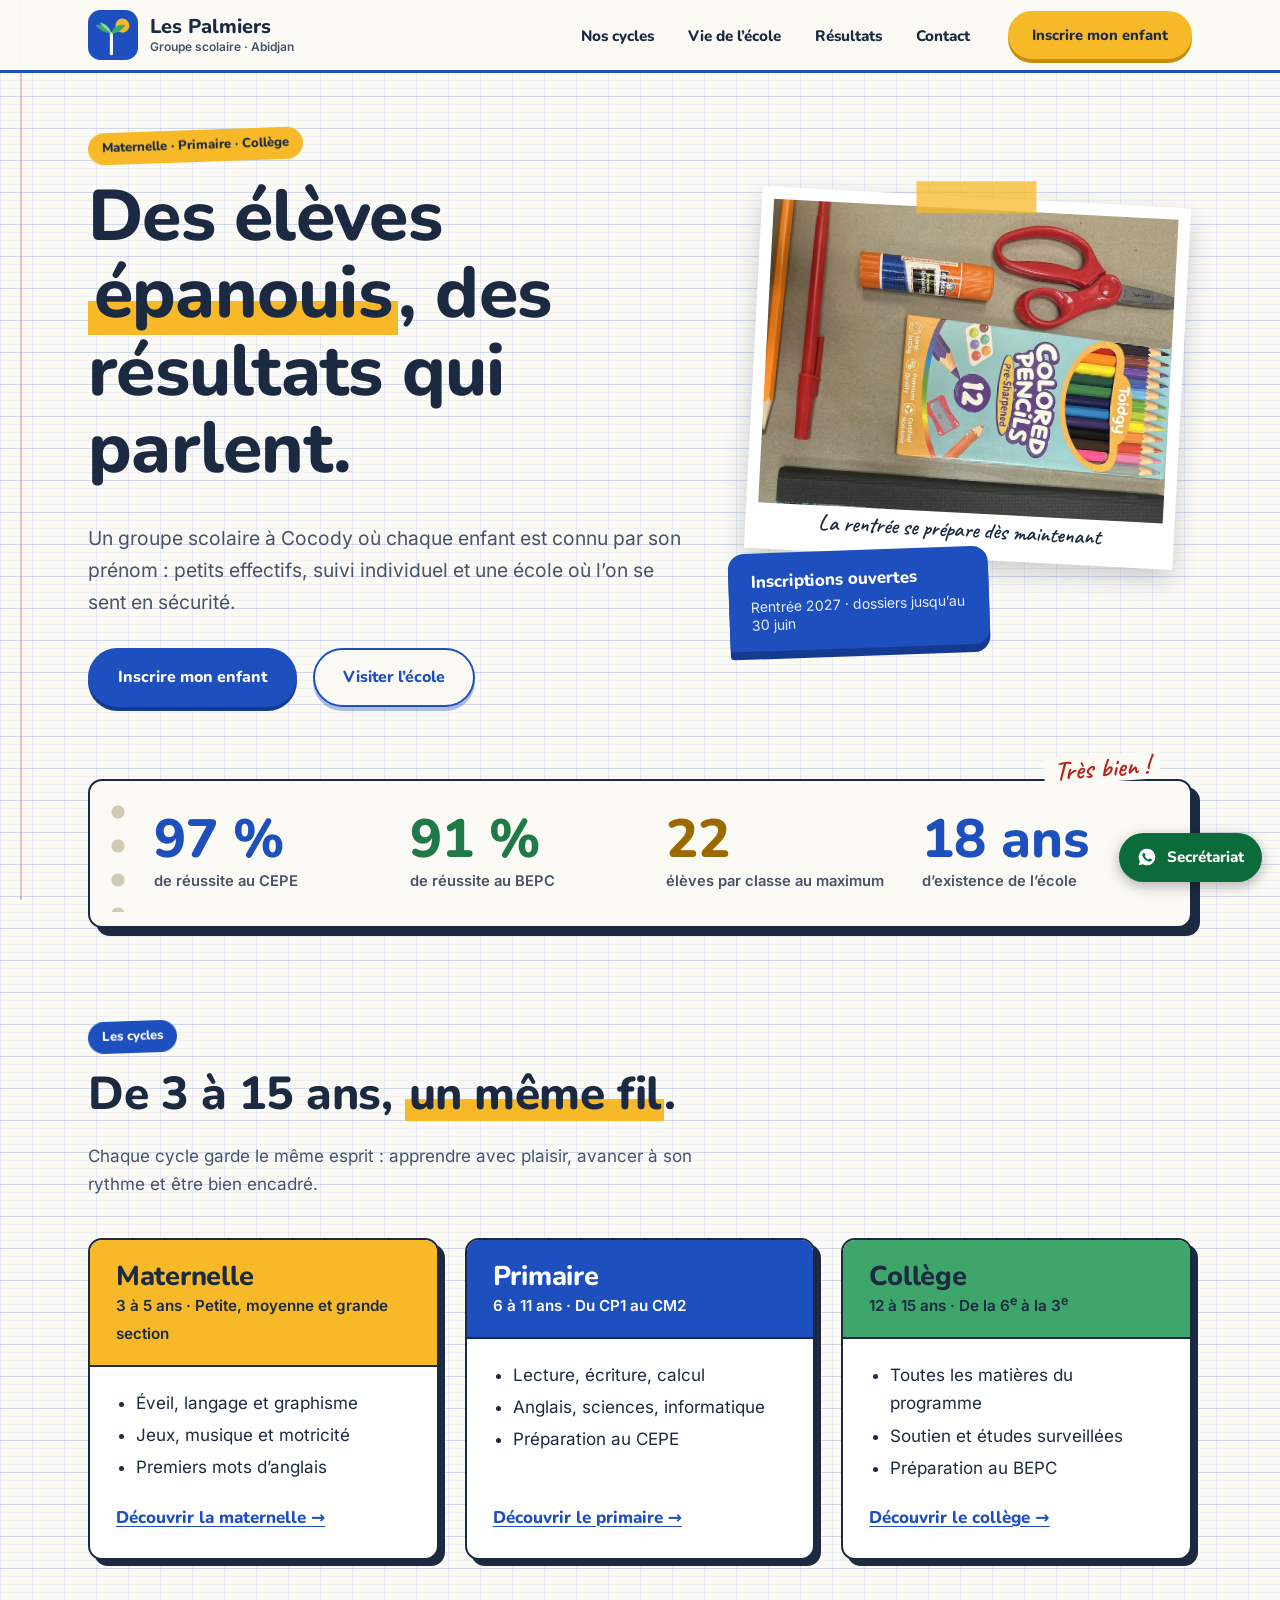
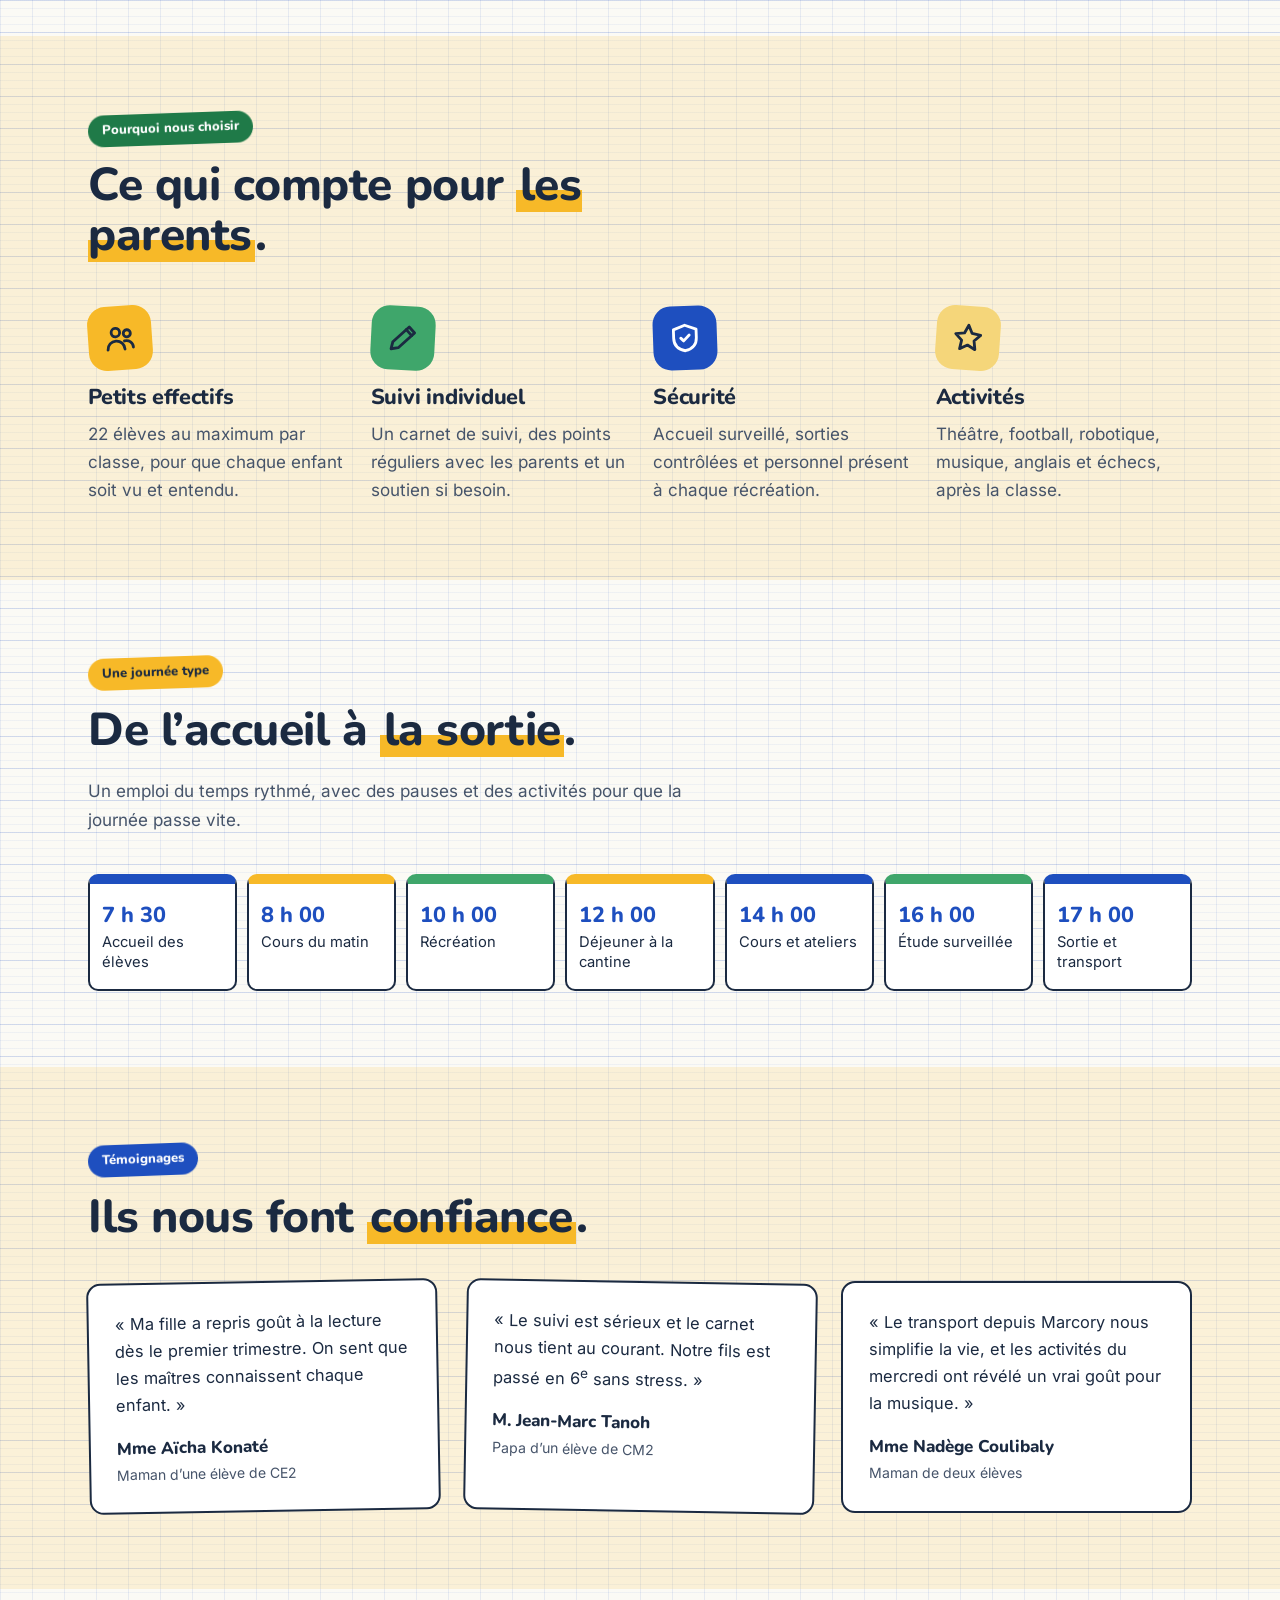
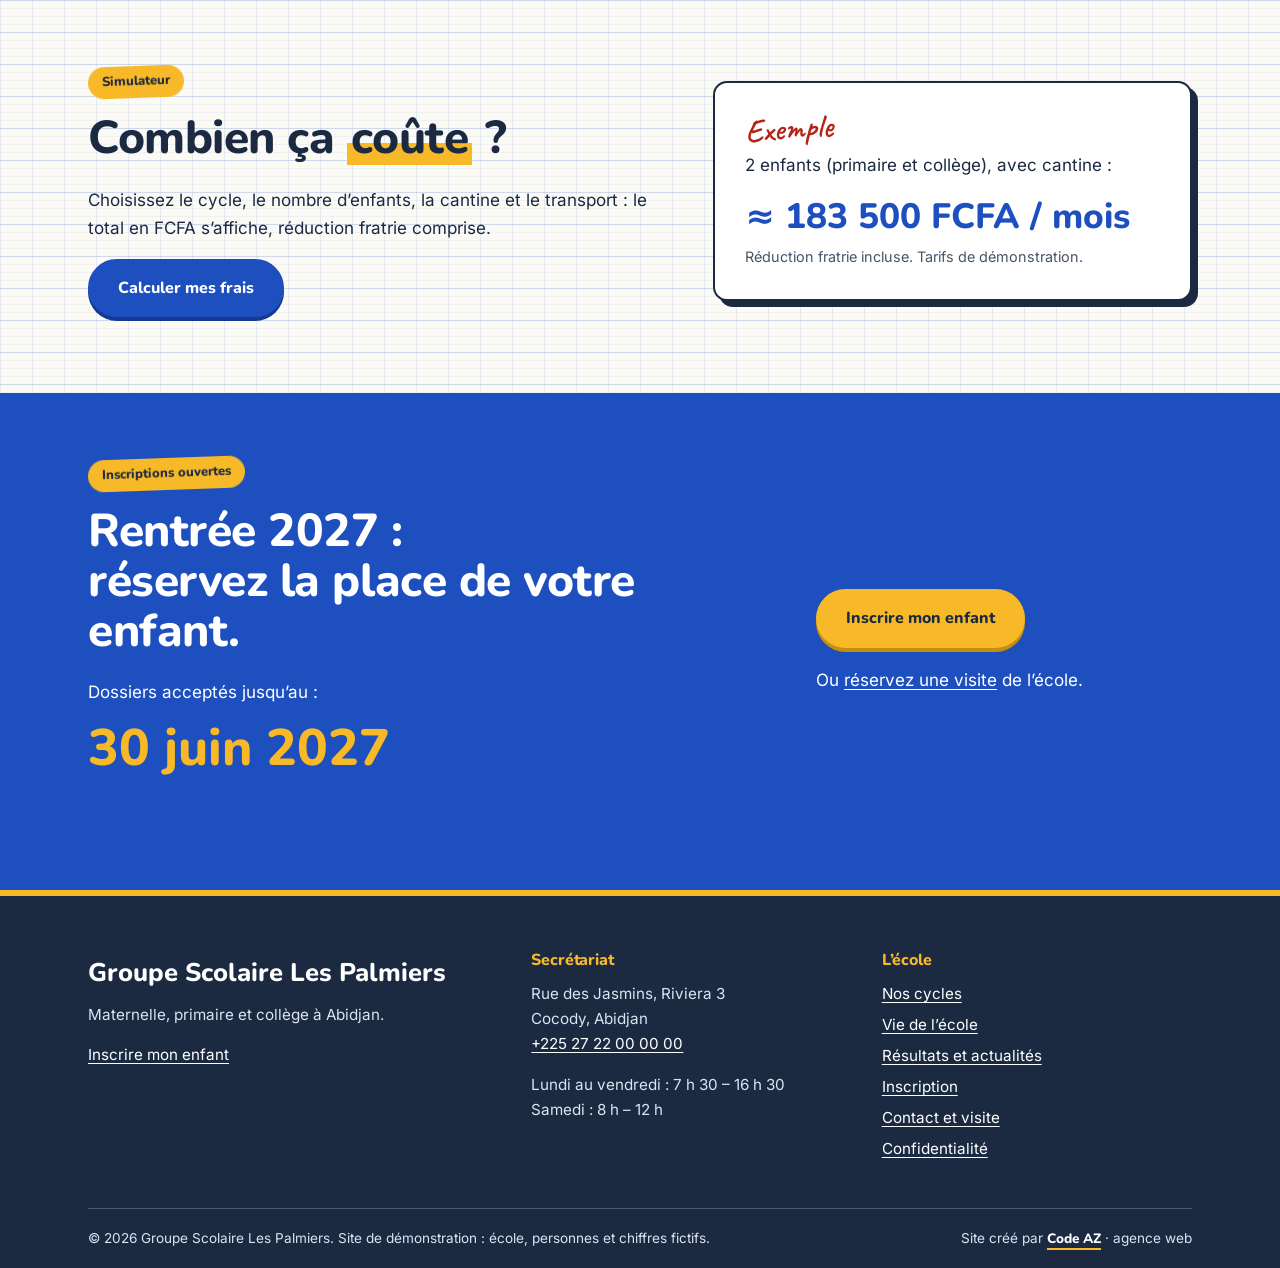
<file: index.html>
<!DOCTYPE html>
<html lang="fr">
<head>
<meta charset="utf-8">
<meta name="viewport" content="width=device-width, initial-scale=1">
<title>Groupe Scolaire Les Palmiers · École privée à Abidjan</title>
<meta name="description" content="École privée à Abidjan : maternelle, primaire et collège. Petits effectifs, suivi individuel, simulateur de frais et inscription en ligne.">
<meta name="theme-color" content="#1E4FBF">
<link rel="icon" href="favicon.svg" type="image/svg+xml">
<link rel="preload" href="fonts/nunito-latin-800-normal.woff2" as="font" type="font/woff2" crossorigin>
<link rel="preload" href="fonts/inter-latin-400-normal.woff2" as="font" type="font/woff2" crossorigin>
<link rel="preload" href="img/fournitures.webp" as="image" type="image/webp">
<link rel="stylesheet" href="css/style.css">
<script type="application/ld+json">{"@context":"https://schema.org","@type":"School","name":"Groupe Scolaire Les Palmiers","description":"Groupe scolaire privé à Abidjan : maternelle, primaire et collège.","telephone":"+225 27 22 00 00 00","address":{"@type":"PostalAddress","streetAddress":"Rue des Jasmins, Riviera 3","addressLocality":"Abidjan","addressRegion":"Cocody","addressCountry":"CI"},"openingHoursSpecification":[{"@type":"OpeningHoursSpecification","dayOfWeek":["Monday","Tuesday","Wednesday","Thursday","Friday"],"opens":"07:30","closes":"16:30"},{"@type":"OpeningHoursSpecification","dayOfWeek":"Saturday","opens":"08:00","closes":"12:00"}]}</script>
</head>
<body>
<a class="skip" href="#contenu">Aller au contenu</a>
<header class="site-header"><div class="header-in">
<a class="brand" href="index.html" aria-label="Groupe Scolaire Les Palmiers, accueil"><svg viewBox="0 0 64 64" aria-hidden="true"><rect width="64" height="64" rx="16" fill="#1E4FBF"/><circle cx="44" cy="20" r="9" fill="#F7B928"/><path d="M30 56V30" stroke="#FBFAF5" stroke-width="4" stroke-linecap="round"/><path d="M30 30C22 30 14 26 10 19c9-1 17 2 20 11z" fill="#3FA66B"/><path d="M30 30c8 0 14-4 18-11-9-1-16 2-18 11z" fill="#3FA66B"/><path d="M30 30c-2-8-8-13-15-14 4 6 9 10 15 14z" fill="#8BD3A8"/></svg><span><strong>Les Palmiers</strong><small>Groupe scolaire · Abidjan</small></span></a>
<button class="menu-btn" aria-expanded="false" aria-controls="nav">Menu</button>
<nav class="nav" id="nav" aria-label="Navigation principale"><ul><li><a href="cycles.html">Nos cycles</a></li><li><a href="vie-ecole.html">Vie de l’école</a></li><li><a href="resultats.html">Résultats</a></li><li><a href="contact.html">Contact</a></li></ul><a class="btn sun small" href="inscription.html">Inscrire mon enfant</a></nav>
</div></header>
<main id="contenu">

<section class="hero"><div class="wrap hero-grid">
<div>
<span class="tag">Maternelle · Primaire · Collège</span>
<h1>Des élèves <mark>épanouis</mark>, des résultats qui parlent.</h1>
<p class="lead">Un groupe scolaire à Cocody où chaque enfant est connu par son prénom : petits effectifs, suivi individuel et une école où l’on se sent en sécurité.</p>
<div class="hero-actions"><a class="btn" href="inscription.html">Inscrire mon enfant</a><a class="btn line" href="contact.html#visite">Visiter l’école</a></div>
</div>
<div class="hero-art">
<figure class="taped"><img src="img/fournitures.webp" width="1000" height="693" alt="Crayons de couleur, crayon à papier, stylo, colle et ciseaux rouges posés à plat" fetchpriority="high"><figcaption>La rentrée se prépare dès maintenant</figcaption></figure>
<div class="note">Inscriptions ouvertes<small>Rentrée 2027 · dossiers jusqu’au 30 juin</small></div>
</div>
</div></section>

<section class="bulletin" style="padding-top:0"><div class="wrap"><div class="sheet">
<span class="pen">Très bien !</span>
<ul class="stats">
<li><strong>97 %</strong><span>de réussite au CEPE</span></li>
<li><strong>91 %</strong><span>de réussite au BEPC</span></li>
<li><strong>22</strong><span>élèves par classe au maximum</span></li>
<li><strong>18 ans</strong><span>d’existence de l’école</span></li>
</ul>
</div></div></section>

<section style="padding-top:20px"><div class="wrap">
<div class="sec-head"><span class="tag b">Les cycles</span><h2>De 3 à 15 ans, <mark>un même fil</mark>.</h2><p>Chaque cycle garde le même esprit : apprendre avec plaisir, avancer à son rythme et être bien encadré.</p></div>
<div class="covers">
<article class="cover m"><div class="label"><h3>Maternelle</h3><span>3 à 5 ans · Petite, moyenne et grande section</span></div><div class="body"><ul><li>Éveil, langage et graphisme</li><li>Jeux, musique et motricité</li><li>Premiers mots d’anglais</li></ul><a href="cycles.html#maternelle">Découvrir la maternelle →</a></div></article>
<article class="cover p"><div class="label"><h3>Primaire</h3><span>6 à 11 ans · Du CP1 au CM2</span></div><div class="body"><ul><li>Lecture, écriture, calcul</li><li>Anglais, sciences, informatique</li><li>Préparation au CEPE</li></ul><a href="cycles.html#primaire">Découvrir le primaire →</a></div></article>
<article class="cover c"><div class="label"><h3>Collège</h3><span>12 à 15 ans · De la 6<sup>e</sup> à la 3<sup>e</sup></span></div><div class="body"><ul><li>Toutes les matières du programme</li><li>Soutien et études surveillées</li><li>Préparation au BEPC</li></ul><a href="cycles.html#college">Découvrir le collège →</a></div></article>
</div></div></section>

<section class="soft"><div class="wrap">
<div class="sec-head"><span class="tag g">Pourquoi nous choisir</span><h2>Ce qui compte pour <mark>les parents</mark>.</h2></div>
<div class="why">
<article><div class="ico"><svg viewBox="0 0 24 24" fill="none" stroke="currentColor" stroke-width="2" stroke-linecap="round" stroke-linejoin="round" aria-hidden="true"><circle cx="9" cy="8" r="3"/><circle cx="17" cy="9" r="2.5"/><path d="M3 20c0-3.5 2.7-6 6-6s6 2.500 6 6M15 14.300c3.300-.6 6 1.500 6 4.700"/></svg></div><h3>Petits effectifs</h3><p>22 élèves au maximum par classe, pour que chaque enfant soit vu et entendu.</p></article>
<article><div class="ico"><svg viewBox="0 0 24 24" fill="none" stroke="currentColor" stroke-width="2" stroke-linecap="round" stroke-linejoin="round" aria-hidden="true"><path d="M4 20l1-5L16 4l4 4L9 19z"/><path d="M14 6l4 4"/></svg></div><h3>Suivi individuel</h3><p>Un carnet de suivi, des points réguliers avec les parents et un soutien si besoin.</p></article>
<article><div class="ico"><svg viewBox="0 0 24 24" fill="none" stroke="currentColor" stroke-width="2" stroke-linecap="round" stroke-linejoin="round" aria-hidden="true"><path d="M12 3l8 3v6c0 5-3.500 8-8 9-4.500-1-8-4-8-9V6z"/><path d="M9 12l2 2 4-4"/></svg></div><h3>Sécurité</h3><p>Accueil surveillé, sorties contrôlées et personnel présent à chaque récréation.</p></article>
<article><div class="ico"><svg viewBox="0 0 24 24" fill="none" stroke="currentColor" stroke-width="2" stroke-linecap="round" stroke-linejoin="round" aria-hidden="true"><path d="M12 3l2.700 5.600 6.100.9-4.400 4.300 1 6.100L12 17l-5.400 2.900 1-6.100L3.200 9.500l6.100-.9z"/></svg></div><h3>Activités</h3><p>Théâtre, football, robotique, musique, anglais et échecs, après la classe.</p></article>
</div></div></section>

<section><div class="wrap">
<div class="sec-head"><span class="tag">Une journée type</span><h2>De l’accueil à <mark>la sortie</mark>.</h2><p>Un emploi du temps rythmé, avec des pauses et des activités pour que la journée passe vite.</p></div>
<ol class="day">
<li><b>7 h 30</b><span>Accueil des élèves</span></li>
<li><b>8 h 00</b><span>Cours du matin</span></li>
<li><b>10 h 00</b><span>Récréation</span></li>
<li><b>12 h 00</b><span>Déjeuner à la cantine</span></li>
<li><b>14 h 00</b><span>Cours et ateliers</span></li>
<li><b>16 h 00</b><span>Étude surveillée</span></li>
<li><b>17 h 00</b><span>Sortie et transport</span></li>
</ol>
</div></section>

<section class="soft"><div class="wrap">
<div class="sec-head"><span class="tag b">Témoignages</span><h2>Ils nous font <mark>confiance</mark>.</h2></div>
<div class="quotes">
<figure class="quote" style="margin:0"><p>« Ma fille a repris goût à la lecture dès le premier trimestre. On sent que les maîtres connaissent chaque enfant. »</p><footer>Mme Aïcha Konaté<span>Maman d’une élève de CE2</span></footer></figure>
<figure class="quote" style="margin:0"><p>« Le suivi est sérieux et le carnet nous tient au courant. Notre fils est passé en 6<sup>e</sup> sans stress. »</p><footer>M. Jean-Marc Tanoh<span>Papa d’un élève de CM2</span></footer></figure>
<figure class="quote" style="margin:0"><p>« Le transport depuis Marcory nous simplifie la vie, et les activités du mercredi ont révélé un vrai goût pour la musique. »</p><footer>Mme Nadège Coulibaly<span>Maman de deux élèves</span></footer></figure>
</div></div></section>

<section><div class="wrap sim" style="align-items:center">
<div><span class="tag">Simulateur</span><h2>Combien ça <mark>coûte</mark> ?</h2><p>Choisissez le cycle, le nombre d’enfants, la cantine et le transport : le total en FCFA s’affiche, réduction fratrie comprise.</p><a class="btn" href="inscription.html#simulateur">Calculer mes frais</a></div>
<div class="panel"><p class="pen" style="font-size:2rem;margin-bottom:6px">Exemple</p><p style="margin:0">2 enfants (primaire et collège), avec cantine :</p><p style="font-family:var(--head);font-weight:800;font-size:2.2rem;color:var(--blue);margin:8px 0 0">≈ 183 500 FCFA / mois</p><p style="margin:0;color:var(--muted);font-size:.9rem">Réduction fratrie incluse. Tarifs de démonstration.</p></div>
</div></section>

<section class="band cta"><div class="wrap cta-in">
<div><span class="tag">Inscriptions ouvertes</span><h2>Rentrée 2027 : <br>réservez la place de votre enfant.</h2><p>Dossiers acceptés jusqu’au :</p><p class="date">30 juin 2027</p></div>
<div><a class="btn sun" href="inscription.html">Inscrire mon enfant</a><p style="margin:18px 0 0">Ou <a href="contact.html#visite">réservez une visite</a> de l’école.</p></div>
</div></section>
</main>
<footer class="site-footer"><div class="wrap">
<div class="foot-grid">
<div><p class="foot-brand">Groupe Scolaire Les Palmiers</p><p>Maternelle, primaire et collège à Abidjan.</p><p><a href="inscription.html">Inscrire mon enfant</a></p></div>
<div><h2>Secrétariat</h2><p>Rue des Jasmins, Riviera 3<br>Cocody, Abidjan<br><a href="tel:+22527220000000">+225 27 22 00 00 00</a></p><p>Lundi au vendredi : 7 h 30 – 16 h 30<br>Samedi : 8 h – 12 h</p></div>
<div><h2>L’école</h2><ul><li><a href="cycles.html">Nos cycles</a></li><li><a href="vie-ecole.html">Vie de l’école</a></li><li><a href="resultats.html">Résultats et actualités</a></li><li><a href="inscription.html">Inscription</a></li><li><a href="contact.html">Contact et visite</a></li><li><a href="confidentialite.html">Confidentialité</a></li></ul></div>
</div>
<div class="legal"><span>© 2026 Groupe Scolaire Les Palmiers. Site de démonstration : école, personnes et chiffres fictifs.</span>
<span class="signature">Site créé par <a href="https://agnissanisaac.com" rel="noopener">Code AZ</a> · agence web</span></div>
</div></footer>
<a class="wa" href="https://wa.me/2250700000000?text=Bonjour%2C%20je%20souhaite%20des%20informations%20sur%20les%20inscriptions." rel="noopener" aria-label="Écrire au secrétariat sur WhatsApp"><svg viewBox="0 0 24 24" fill="currentColor" aria-hidden="true"><path d="M12 2a10 10 0 0 0-8.6 15.1L2 22l5-1.3A10 10 0 1 0 12 2zm5.3 14.2c-.2.6-1.3 1.2-1.8 1.2-.5.1-1 .2-3.3-.7-2.8-1.2-4.6-4-4.7-4.2-.1-.2-1.1-1.5-1.1-2.8s.7-2 1-2.3c.2-.3.5-.3.7-.3h.5c.2 0 .4 0 .6.5l.8 2c.1.2.1.4 0 .5l-.4.6c-.1.2-.3.3-.1.6.2.3.8 1.3 1.7 2.1 1.1 1 2.1 1.3 2.4 1.5.3.1.4.1.6-.1l.8-1c.2-.3.4-.2.6-.1l1.9.9c.3.1.5.2.5.3.1.2.1.8-.1 1.4z"/></svg><span>Secrétariat</span></a>
<script src="js/main.js" defer></script>
</body>
</html>
</file>
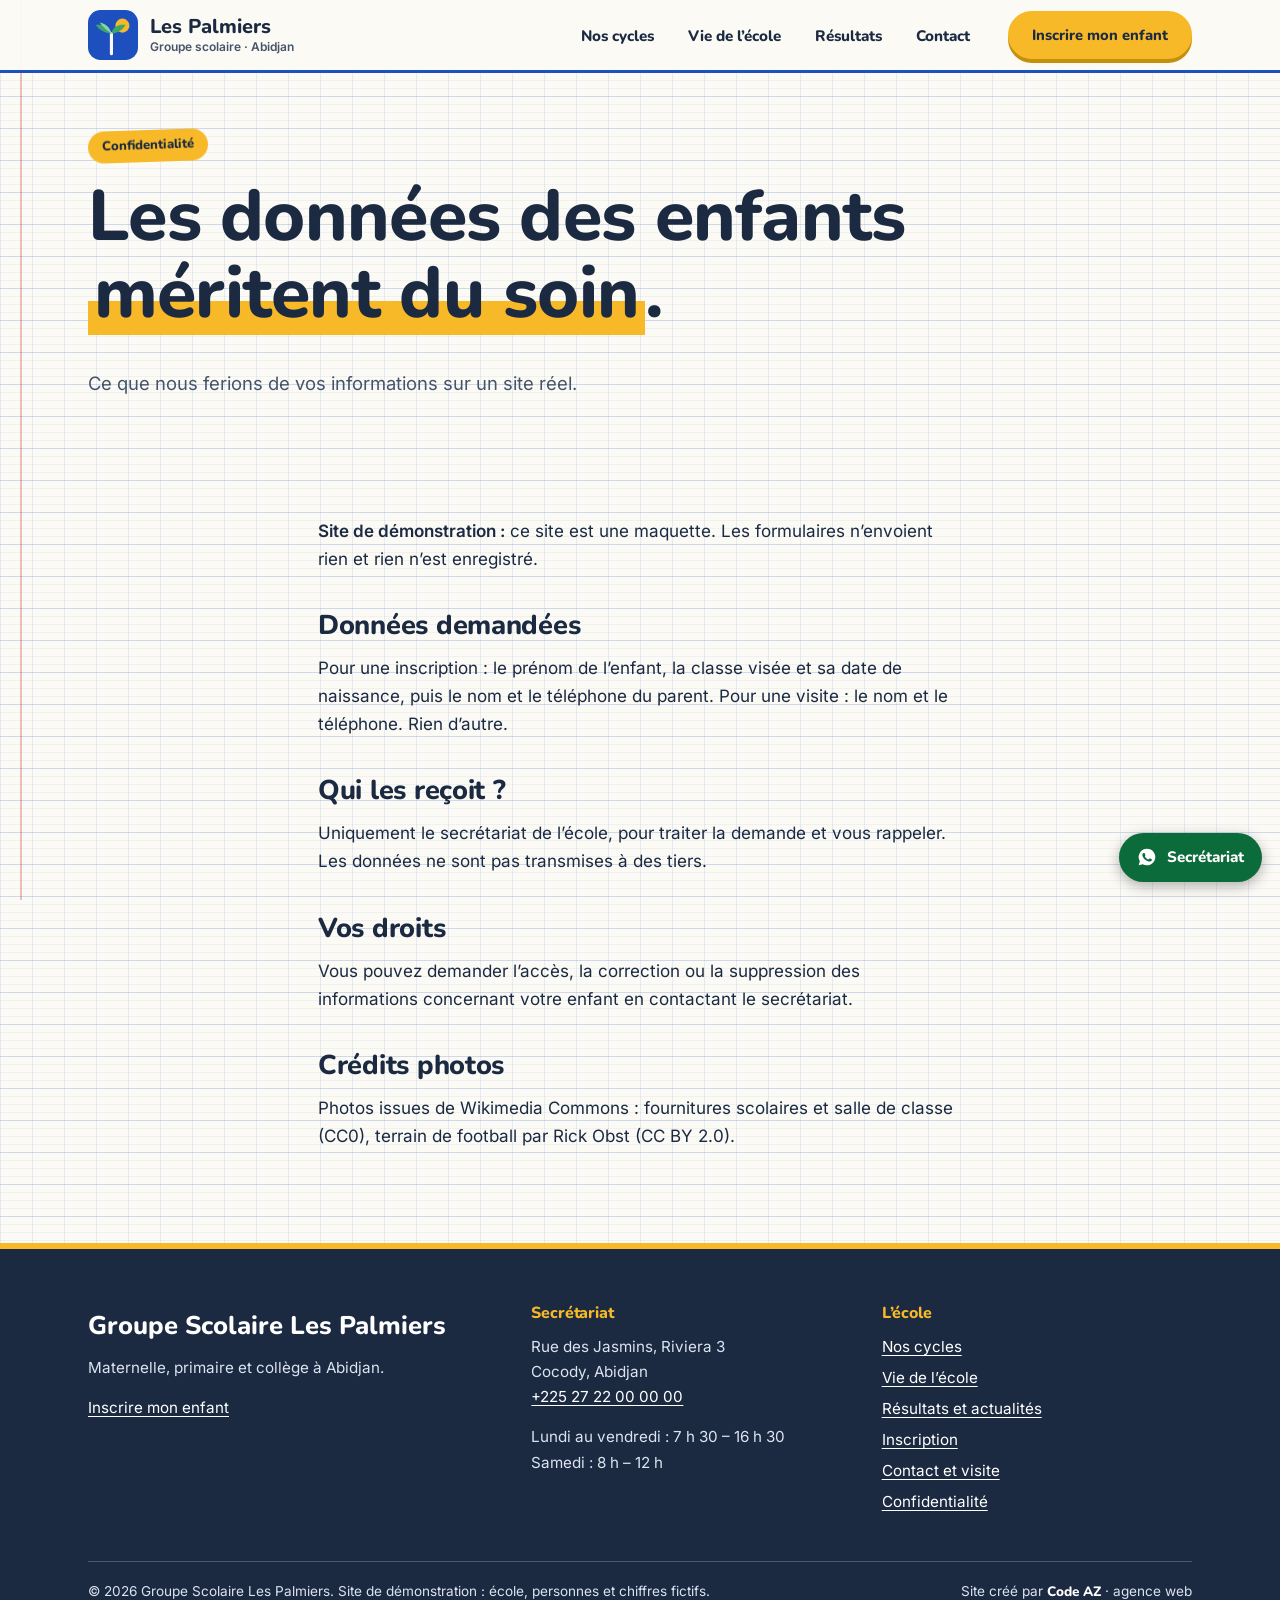
<file: confidentialite.html>
<!DOCTYPE html>
<html lang="fr">
<head>
<meta charset="utf-8">
<meta name="viewport" content="width=device-width, initial-scale=1">
<title>Confidentialité · Les Palmiers</title>
<meta name="description" content="Comment le Groupe Scolaire Les Palmiers utilise les informations transmises via ses formulaires d’inscription et de visite.">
<meta name="theme-color" content="#1E4FBF">
<link rel="icon" href="favicon.svg" type="image/svg+xml">
<link rel="preload" href="fonts/nunito-latin-800-normal.woff2" as="font" type="font/woff2" crossorigin>
<link rel="preload" href="fonts/inter-latin-400-normal.woff2" as="font" type="font/woff2" crossorigin>
<link rel="stylesheet" href="css/style.css">
</head>
<body>
<a class="skip" href="#contenu">Aller au contenu</a>
<header class="site-header"><div class="header-in">
<a class="brand" href="index.html" aria-label="Groupe Scolaire Les Palmiers, accueil"><svg viewBox="0 0 64 64" aria-hidden="true"><rect width="64" height="64" rx="16" fill="#1E4FBF"/><circle cx="44" cy="20" r="9" fill="#F7B928"/><path d="M30 56V30" stroke="#FBFAF5" stroke-width="4" stroke-linecap="round"/><path d="M30 30C22 30 14 26 10 19c9-1 17 2 20 11z" fill="#3FA66B"/><path d="M30 30c8 0 14-4 18-11-9-1-16 2-18 11z" fill="#3FA66B"/><path d="M30 30c-2-8-8-13-15-14 4 6 9 10 15 14z" fill="#8BD3A8"/></svg><span><strong>Les Palmiers</strong><small>Groupe scolaire · Abidjan</small></span></a>
<button class="menu-btn" aria-expanded="false" aria-controls="nav">Menu</button>
<nav class="nav" id="nav" aria-label="Navigation principale"><ul><li><a href="cycles.html">Nos cycles</a></li><li><a href="vie-ecole.html">Vie de l’école</a></li><li><a href="resultats.html">Résultats</a></li><li><a href="contact.html">Contact</a></li></ul><a class="btn sun small" href="inscription.html">Inscrire mon enfant</a></nav>
</div></header>
<main id="contenu">
<div class="page-title"><div class="wrap"><span class="tag ">Confidentialité</span><h1>Les données des enfants <mark>méritent du soin</mark>.</h1><p class="lead">Ce que nous ferions de vos informations sur un site réel.</p></div></div>

<section><div class="wrap prose">
<p><strong>Site de démonstration :</strong> ce site est une maquette. Les formulaires n’envoient rien et rien n’est enregistré.</p>
<h2>Données demandées</h2><p>Pour une inscription : le prénom de l’enfant, la classe visée et sa date de naissance, puis le nom et le téléphone du parent. Pour une visite : le nom et le téléphone. Rien d’autre.</p>
<h2>Qui les reçoit ?</h2><p>Uniquement le secrétariat de l’école, pour traiter la demande et vous rappeler. Les données ne sont pas transmises à des tiers.</p>
<h2>Vos droits</h2><p>Vous pouvez demander l’accès, la correction ou la suppression des informations concernant votre enfant en contactant le secrétariat.</p>
<h2>Crédits photos</h2><p>Photos issues de Wikimedia Commons : fournitures scolaires et salle de classe (CC0), terrain de football par Rick Obst (CC BY 2.0).</p>
</div></section>
</main>
<footer class="site-footer"><div class="wrap">
<div class="foot-grid">
<div><p class="foot-brand">Groupe Scolaire Les Palmiers</p><p>Maternelle, primaire et collège à Abidjan.</p><p><a href="inscription.html">Inscrire mon enfant</a></p></div>
<div><h2>Secrétariat</h2><p>Rue des Jasmins, Riviera 3<br>Cocody, Abidjan<br><a href="tel:+22527220000000">+225 27 22 00 00 00</a></p><p>Lundi au vendredi : 7 h 30 – 16 h 30<br>Samedi : 8 h – 12 h</p></div>
<div><h2>L’école</h2><ul><li><a href="cycles.html">Nos cycles</a></li><li><a href="vie-ecole.html">Vie de l’école</a></li><li><a href="resultats.html">Résultats et actualités</a></li><li><a href="inscription.html">Inscription</a></li><li><a href="contact.html">Contact et visite</a></li><li><a href="confidentialite.html">Confidentialité</a></li></ul></div>
</div>
<div class="legal"><span>© 2026 Groupe Scolaire Les Palmiers. Site de démonstration : école, personnes et chiffres fictifs.</span>
<span class="signature">Site créé par <a href="https://agnissanisaac.com" rel="noopener">Code AZ</a> · agence web</span></div>
</div></footer>
<a class="wa" href="https://wa.me/2250700000000?text=Bonjour%2C%20je%20souhaite%20des%20informations%20sur%20les%20inscriptions." rel="noopener" aria-label="Écrire au secrétariat sur WhatsApp"><svg viewBox="0 0 24 24" fill="currentColor" aria-hidden="true"><path d="M12 2a10 10 0 0 0-8.6 15.1L2 22l5-1.3A10 10 0 1 0 12 2zm5.3 14.2c-.2.6-1.3 1.2-1.8 1.2-.5.1-1 .2-3.3-.7-2.8-1.2-4.6-4-4.7-4.2-.1-.2-1.1-1.5-1.1-2.8s.7-2 1-2.3c.2-.3.5-.3.7-.3h.5c.2 0 .4 0 .6.5l.8 2c.1.2.1.4 0 .5l-.4.6c-.1.2-.3.3-.1.6.2.3.8 1.3 1.7 2.1 1.1 1 2.1 1.3 2.4 1.5.3.1.4.1.6-.1l.8-1c.2-.3.4-.2.6-.1l1.9.9c.3.1.5.2.5.3.1.2.1.8-.1 1.4z"/></svg><span>Secrétariat</span></a>
<script src="js/main.js" defer></script>
</body>
</html>
</file>
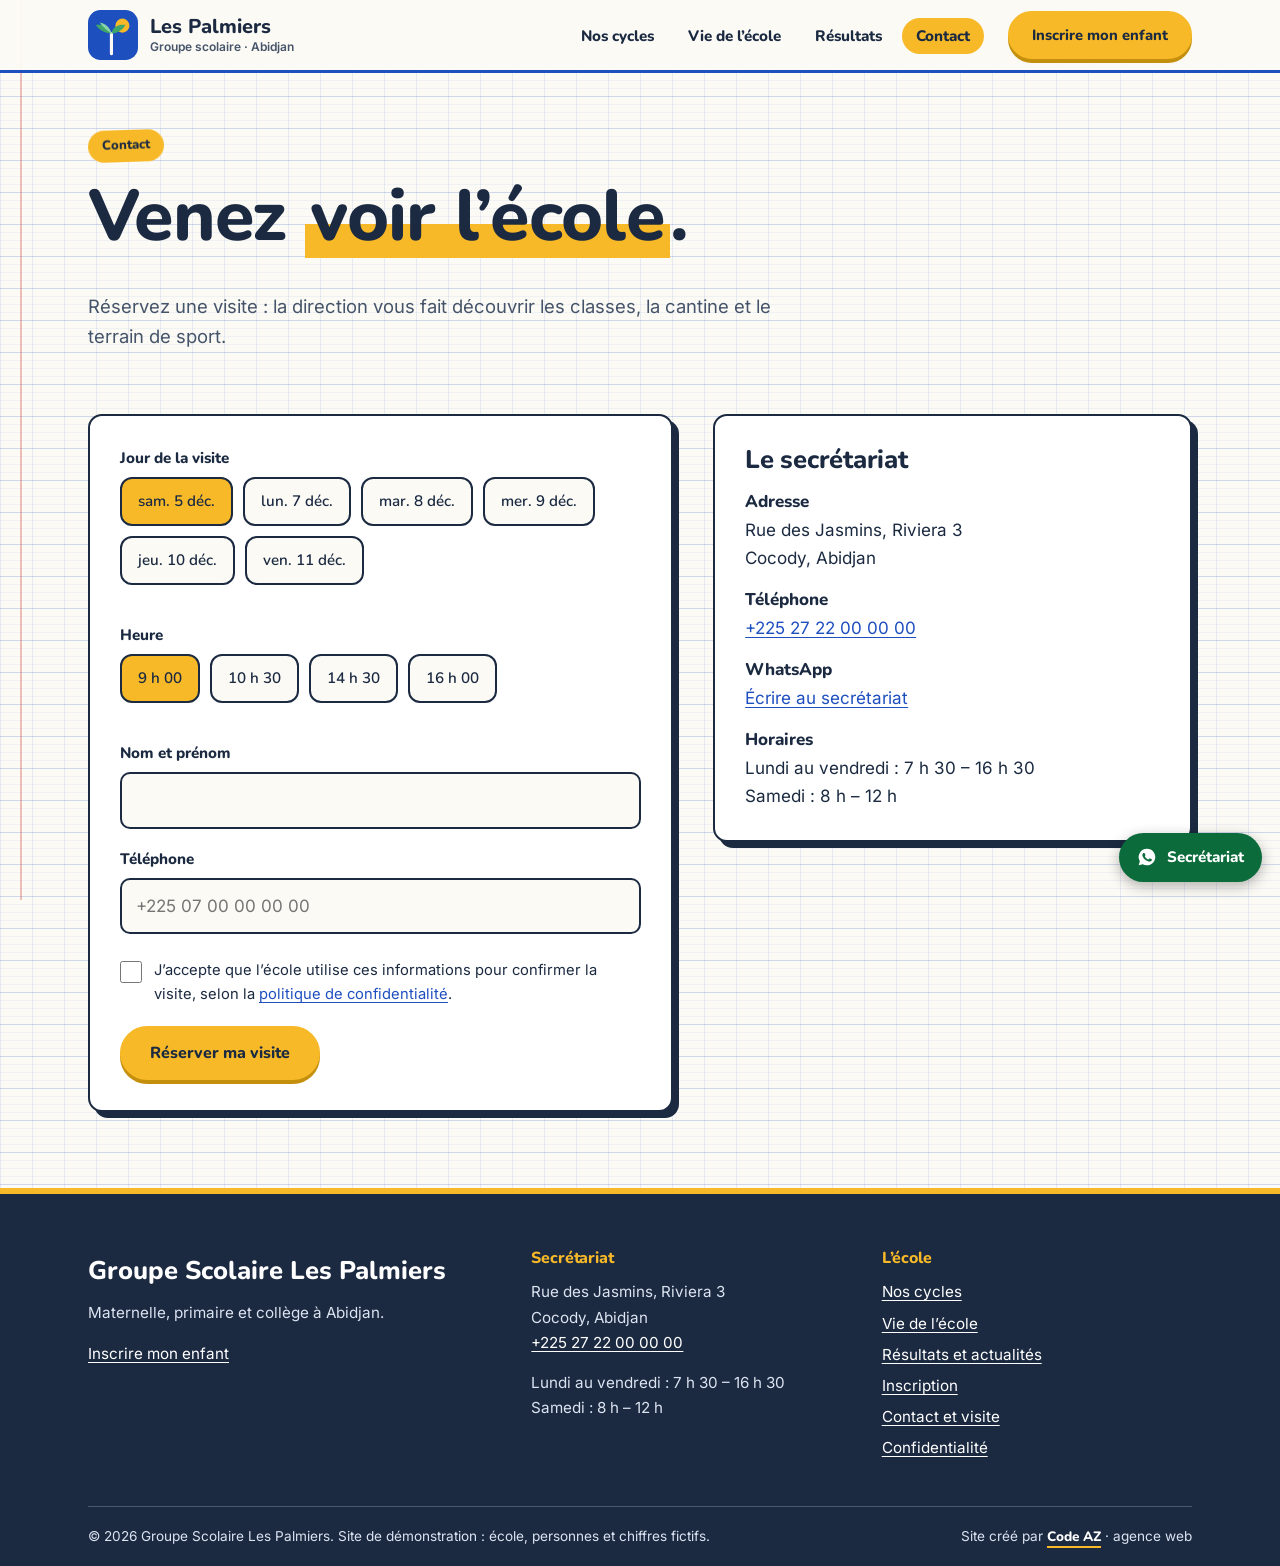
<file: contact.html>
<!DOCTYPE html>
<html lang="fr">
<head>
<meta charset="utf-8">
<meta name="viewport" content="width=device-width, initial-scale=1">
<title>Contact et visite de l’école · Les Palmiers</title>
<meta name="description" content="Contactez le Groupe Scolaire Les Palmiers à Abidjan ou réservez une visite de l’école : choix du jour et de l’heure, téléphone, WhatsApp et horaires.">
<meta name="theme-color" content="#1E4FBF">
<link rel="icon" href="favicon.svg" type="image/svg+xml">
<link rel="preload" href="fonts/nunito-latin-800-normal.woff2" as="font" type="font/woff2" crossorigin>
<link rel="preload" href="fonts/inter-latin-400-normal.woff2" as="font" type="font/woff2" crossorigin>
<link rel="stylesheet" href="css/style.css">
</head>
<body>
<a class="skip" href="#contenu">Aller au contenu</a>
<header class="site-header"><div class="header-in">
<a class="brand" href="index.html" aria-label="Groupe Scolaire Les Palmiers, accueil"><svg viewBox="0 0 64 64" aria-hidden="true"><rect width="64" height="64" rx="16" fill="#1E4FBF"/><circle cx="44" cy="20" r="9" fill="#F7B928"/><path d="M30 56V30" stroke="#FBFAF5" stroke-width="4" stroke-linecap="round"/><path d="M30 30C22 30 14 26 10 19c9-1 17 2 20 11z" fill="#3FA66B"/><path d="M30 30c8 0 14-4 18-11-9-1-16 2-18 11z" fill="#3FA66B"/><path d="M30 30c-2-8-8-13-15-14 4 6 9 10 15 14z" fill="#8BD3A8"/></svg><span><strong>Les Palmiers</strong><small>Groupe scolaire · Abidjan</small></span></a>
<button class="menu-btn" aria-expanded="false" aria-controls="nav">Menu</button>
<nav class="nav" id="nav" aria-label="Navigation principale"><ul><li><a href="cycles.html">Nos cycles</a></li><li><a href="vie-ecole.html">Vie de l’école</a></li><li><a href="resultats.html">Résultats</a></li><li><a href="contact.html" aria-current="page">Contact</a></li></ul><a class="btn sun small" href="inscription.html">Inscrire mon enfant</a></nav>
</div></header>
<main id="contenu">
<div class="page-title"><div class="wrap"><span class="tag ">Contact</span><h1>Venez <mark>voir l’école</mark>.</h1><p class="lead">Réservez une visite : la direction vous fait découvrir les classes, la cantine et le terrain de sport.</p></div></div>

<section id="visite" style="padding-top:20px"><div class="wrap contact-grid">
<form class="panel" id="visit" novalidate aria-label="Réservation de visite">
<div class="fields">
<fieldset><legend>Jour de la visite</legend><div class="slots" id="days"></div></fieldset>
<fieldset><legend>Heure</legend><div class="slots">
<label><input type="radio" name="heure" value="9 h 00" checked><span>9 h 00</span></label><label><input type="radio" name="heure" value="10 h 30"><span>10 h 30</span></label><label><input type="radio" name="heure" value="14 h 30"><span>14 h 30</span></label><label><input type="radio" name="heure" value="16 h 00"><span>16 h 00</span></label></div></fieldset>
<label for="v-nom">Nom et prénom</label><input id="v-nom" type="text" autocomplete="name" required><p class="err" data-err-for="v-nom">Indiquez votre nom.</p>
<label for="v-tel">Téléphone</label><input id="v-tel" type="tel" autocomplete="tel" placeholder="+225 07 00 00 00 00" required><p class="err" data-err-for="v-tel">Indiquez un numéro valide.</p>
<div class="check"><input id="v-ok" type="checkbox" required><label for="v-ok">J’accepte que l’école utilise ces informations pour confirmer la visite, selon la <a href="confidentialite.html">politique de confidentialité</a>.</label></div><p class="err" data-err-for="v-ok">Le consentement est nécessaire.</p>
<button class="btn sun" type="submit">Réserver ma visite</button></div>
<div class="ok" role="status"><span class="pen">Visite réservée !</span><p>Merci <strong id="visit-name"></strong>, nous vous attendons le <strong id="visit-when"></strong>.</p><p style="font-size:.88rem;color:var(--muted)">Démonstration : aucune donnée n’a été envoyée.</p></div>
</form>
<aside class="panel info"><h2 style="font-size:1.6rem">Le secrétariat</h2><dl style="margin:0">
<dt>Adresse</dt><dd>Rue des Jasmins, Riviera 3<br>Cocody, Abidjan</dd>
<dt>Téléphone</dt><dd><a href="tel:+22527220000000">+225 27 22 00 00 00</a></dd>
<dt>WhatsApp</dt><dd><a href="https://wa.me/2250700000000?text=Bonjour%2C%20je%20souhaite%20des%20informations%20sur%20les%20inscriptions." rel="noopener">Écrire au secrétariat</a></dd>
<dt>Horaires</dt><dd>Lundi au vendredi : 7 h 30 – 16 h 30<br>Samedi : 8 h – 12 h</dd></dl></aside>
</div></section>
</main>
<footer class="site-footer"><div class="wrap">
<div class="foot-grid">
<div><p class="foot-brand">Groupe Scolaire Les Palmiers</p><p>Maternelle, primaire et collège à Abidjan.</p><p><a href="inscription.html">Inscrire mon enfant</a></p></div>
<div><h2>Secrétariat</h2><p>Rue des Jasmins, Riviera 3<br>Cocody, Abidjan<br><a href="tel:+22527220000000">+225 27 22 00 00 00</a></p><p>Lundi au vendredi : 7 h 30 – 16 h 30<br>Samedi : 8 h – 12 h</p></div>
<div><h2>L’école</h2><ul><li><a href="cycles.html">Nos cycles</a></li><li><a href="vie-ecole.html">Vie de l’école</a></li><li><a href="resultats.html">Résultats et actualités</a></li><li><a href="inscription.html">Inscription</a></li><li><a href="contact.html">Contact et visite</a></li><li><a href="confidentialite.html">Confidentialité</a></li></ul></div>
</div>
<div class="legal"><span>© 2026 Groupe Scolaire Les Palmiers. Site de démonstration : école, personnes et chiffres fictifs.</span>
<span class="signature">Site créé par <a href="https://agnissanisaac.com" rel="noopener">Code AZ</a> · agence web</span></div>
</div></footer>
<a class="wa" href="https://wa.me/2250700000000?text=Bonjour%2C%20je%20souhaite%20des%20informations%20sur%20les%20inscriptions." rel="noopener" aria-label="Écrire au secrétariat sur WhatsApp"><svg viewBox="0 0 24 24" fill="currentColor" aria-hidden="true"><path d="M12 2a10 10 0 0 0-8.6 15.1L2 22l5-1.3A10 10 0 1 0 12 2zm5.3 14.2c-.2.6-1.3 1.2-1.8 1.2-.5.1-1 .2-3.3-.7-2.8-1.2-4.6-4-4.7-4.2-.1-.2-1.1-1.5-1.1-2.8s.7-2 1-2.3c.2-.3.5-.3.7-.3h.5c.2 0 .4 0 .6.5l.8 2c.1.2.1.4 0 .5l-.4.6c-.1.2-.3.3-.1.6.2.3.8 1.3 1.7 2.1 1.1 1 2.1 1.3 2.4 1.5.3.1.4.1.6-.1l.8-1c.2-.3.4-.2.6-.1l1.9.9c.3.1.5.2.5.3.1.2.1.8-.1 1.4z"/></svg><span>Secrétariat</span></a>
<script src="js/main.js" defer></script>
</body>
</html>
</file>
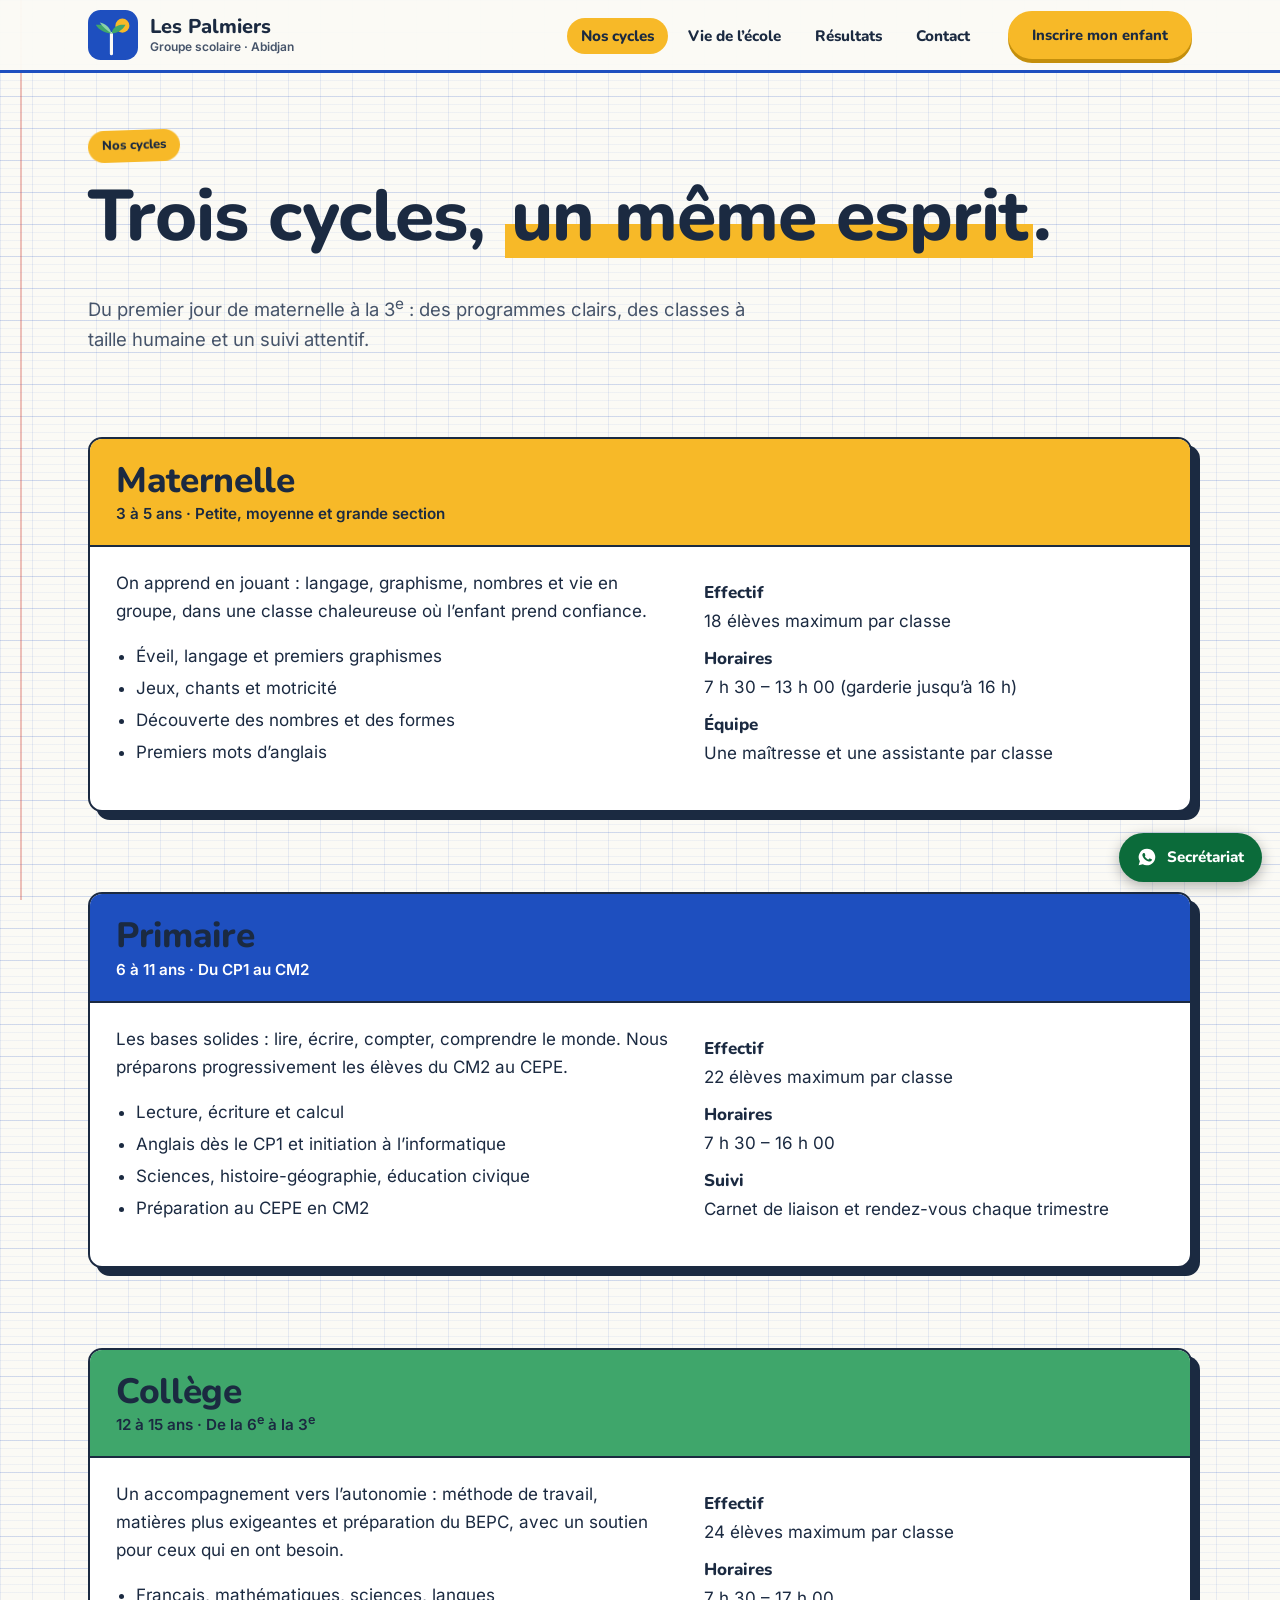
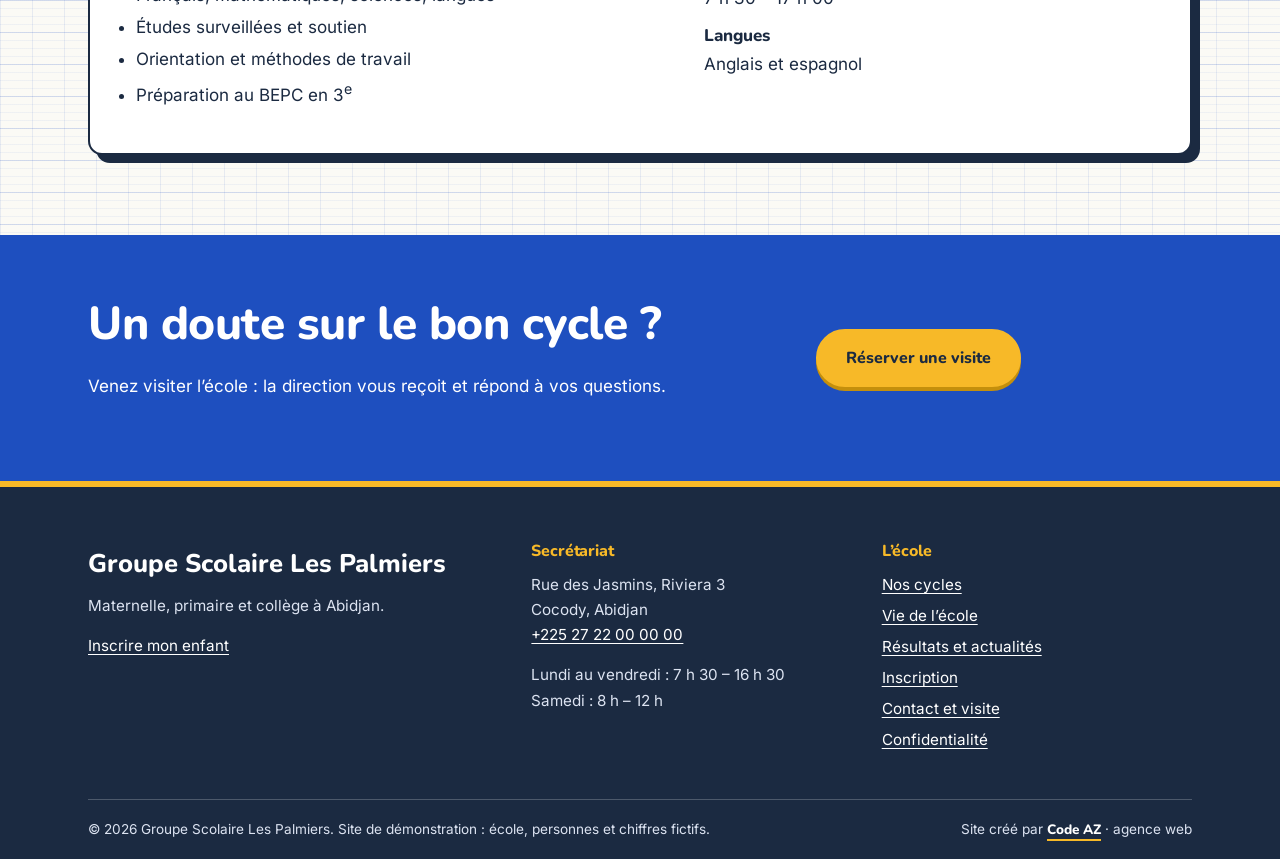
<file: cycles.html>
<!DOCTYPE html>
<html lang="fr">
<head>
<meta charset="utf-8">
<meta name="viewport" content="width=device-width, initial-scale=1">
<title>Nos cycles · Maternelle, primaire, collège · Les Palmiers</title>
<meta name="description" content="Les trois cycles du Groupe Scolaire Les Palmiers à Abidjan : maternelle (3-5 ans), primaire (6-11 ans) et collège (12-15 ans).">
<meta name="theme-color" content="#1E4FBF">
<link rel="icon" href="favicon.svg" type="image/svg+xml">
<link rel="preload" href="fonts/nunito-latin-800-normal.woff2" as="font" type="font/woff2" crossorigin>
<link rel="preload" href="fonts/inter-latin-400-normal.woff2" as="font" type="font/woff2" crossorigin>
<link rel="stylesheet" href="css/style.css">
</head>
<body>
<a class="skip" href="#contenu">Aller au contenu</a>
<header class="site-header"><div class="header-in">
<a class="brand" href="index.html" aria-label="Groupe Scolaire Les Palmiers, accueil"><svg viewBox="0 0 64 64" aria-hidden="true"><rect width="64" height="64" rx="16" fill="#1E4FBF"/><circle cx="44" cy="20" r="9" fill="#F7B928"/><path d="M30 56V30" stroke="#FBFAF5" stroke-width="4" stroke-linecap="round"/><path d="M30 30C22 30 14 26 10 19c9-1 17 2 20 11z" fill="#3FA66B"/><path d="M30 30c8 0 14-4 18-11-9-1-16 2-18 11z" fill="#3FA66B"/><path d="M30 30c-2-8-8-13-15-14 4 6 9 10 15 14z" fill="#8BD3A8"/></svg><span><strong>Les Palmiers</strong><small>Groupe scolaire · Abidjan</small></span></a>
<button class="menu-btn" aria-expanded="false" aria-controls="nav">Menu</button>
<nav class="nav" id="nav" aria-label="Navigation principale"><ul><li><a href="cycles.html" aria-current="page">Nos cycles</a></li><li><a href="vie-ecole.html">Vie de l’école</a></li><li><a href="resultats.html">Résultats</a></li><li><a href="contact.html">Contact</a></li></ul><a class="btn sun small" href="inscription.html">Inscrire mon enfant</a></nav>
</div></header>
<main id="contenu">
<div class="page-title"><div class="wrap"><span class="tag ">Nos cycles</span><h1>Trois cycles, <mark>un même esprit</mark>.</h1><p class="lead">Du premier jour de maternelle à la 3<sup>e</sup> : des programmes clairs, des classes à taille humaine et un suivi attentif.</p></div></div>
<section id="maternelle" style="padding:40px 0"><div class="wrap"><article class="cover m" style="box-shadow:8px 8px 0 var(--ink)"><div class="label"><h2 style="margin:0;font-size:2.2rem">Maternelle</h2><span>3 à 5 ans · Petite, moyenne et grande section</span></div><div class="body" style="display:grid;grid-template-columns:1.2fr 1fr;gap:36px"><div><p>On apprend en jouant : langage, graphisme, nombres et vie en groupe, dans une classe chaleureuse où l’enfant prend confiance.</p><ul><li>Éveil, langage et premiers graphismes</li><li>Jeux, chants et motricité</li><li>Découverte des nombres et des formes</li><li>Premiers mots d’anglais</li></ul></div><dl style="margin:0"><dt style="font-family:var(--head);font-weight:800;margin-top:10px">Effectif</dt><dd style="margin:0">18 élèves maximum par classe</dd><dt style="font-family:var(--head);font-weight:800;margin-top:10px">Horaires</dt><dd style="margin:0">7 h 30 – 13 h 00 (garderie jusqu’à 16 h)</dd><dt style="font-family:var(--head);font-weight:800;margin-top:10px">Équipe</dt><dd style="margin:0">Une maîtresse et une assistante par classe</dd></dl></div></article></div></section><section id="primaire" style="padding:40px 0"><div class="wrap"><article class="cover p" style="box-shadow:8px 8px 0 var(--ink)"><div class="label"><h2 style="margin:0;font-size:2.2rem">Primaire</h2><span>6 à 11 ans · Du CP1 au CM2</span></div><div class="body" style="display:grid;grid-template-columns:1.2fr 1fr;gap:36px"><div><p>Les bases solides : lire, écrire, compter, comprendre le monde. Nous préparons progressivement les élèves du CM2 au CEPE.</p><ul><li>Lecture, écriture et calcul</li><li>Anglais dès le CP1 et initiation à l’informatique</li><li>Sciences, histoire-géographie, éducation civique</li><li>Préparation au CEPE en CM2</li></ul></div><dl style="margin:0"><dt style="font-family:var(--head);font-weight:800;margin-top:10px">Effectif</dt><dd style="margin:0">22 élèves maximum par classe</dd><dt style="font-family:var(--head);font-weight:800;margin-top:10px">Horaires</dt><dd style="margin:0">7 h 30 – 16 h 00</dd><dt style="font-family:var(--head);font-weight:800;margin-top:10px">Suivi</dt><dd style="margin:0">Carnet de liaison et rendez-vous chaque trimestre</dd></dl></div></article></div></section><section id="college" style="padding:40px 0"><div class="wrap"><article class="cover c" style="box-shadow:8px 8px 0 var(--ink)"><div class="label"><h2 style="margin:0;font-size:2.2rem">Collège</h2><span>12 à 15 ans · De la 6<sup>e</sup> à la 3<sup>e</sup></span></div><div class="body" style="display:grid;grid-template-columns:1.2fr 1fr;gap:36px"><div><p>Un accompagnement vers l’autonomie : méthode de travail, matières plus exigeantes et préparation du BEPC, avec un soutien pour ceux qui en ont besoin.</p><ul><li>Français, mathématiques, sciences, langues</li><li>Études surveillées et soutien</li><li>Orientation et méthodes de travail</li><li>Préparation au BEPC en 3<sup>e</sup></li></ul></div><dl style="margin:0"><dt style="font-family:var(--head);font-weight:800;margin-top:10px">Effectif</dt><dd style="margin:0">24 élèves maximum par classe</dd><dt style="font-family:var(--head);font-weight:800;margin-top:10px">Horaires</dt><dd style="margin:0">7 h 30 – 17 h 00</dd><dt style="font-family:var(--head);font-weight:800;margin-top:10px">Langues</dt><dd style="margin:0">Anglais et espagnol</dd></dl></div></article></div></section><section class="band cta" style="margin-top:40px"><div class="wrap cta-in"><div><h2>Un doute sur le bon cycle ?</h2><p>Venez visiter l’école : la direction vous reçoit et répond à vos questions.</p></div><div><a class="btn sun" href="contact.html#visite">Réserver une visite</a></div></div></section>
</main>
<footer class="site-footer"><div class="wrap">
<div class="foot-grid">
<div><p class="foot-brand">Groupe Scolaire Les Palmiers</p><p>Maternelle, primaire et collège à Abidjan.</p><p><a href="inscription.html">Inscrire mon enfant</a></p></div>
<div><h2>Secrétariat</h2><p>Rue des Jasmins, Riviera 3<br>Cocody, Abidjan<br><a href="tel:+22527220000000">+225 27 22 00 00 00</a></p><p>Lundi au vendredi : 7 h 30 – 16 h 30<br>Samedi : 8 h – 12 h</p></div>
<div><h2>L’école</h2><ul><li><a href="cycles.html">Nos cycles</a></li><li><a href="vie-ecole.html">Vie de l’école</a></li><li><a href="resultats.html">Résultats et actualités</a></li><li><a href="inscription.html">Inscription</a></li><li><a href="contact.html">Contact et visite</a></li><li><a href="confidentialite.html">Confidentialité</a></li></ul></div>
</div>
<div class="legal"><span>© 2026 Groupe Scolaire Les Palmiers. Site de démonstration : école, personnes et chiffres fictifs.</span>
<span class="signature">Site créé par <a href="https://agnissanisaac.com" rel="noopener">Code AZ</a> · agence web</span></div>
</div></footer>
<a class="wa" href="https://wa.me/2250700000000?text=Bonjour%2C%20je%20souhaite%20des%20informations%20sur%20les%20inscriptions." rel="noopener" aria-label="Écrire au secrétariat sur WhatsApp"><svg viewBox="0 0 24 24" fill="currentColor" aria-hidden="true"><path d="M12 2a10 10 0 0 0-8.6 15.1L2 22l5-1.3A10 10 0 1 0 12 2zm5.3 14.2c-.2.6-1.3 1.2-1.8 1.2-.5.1-1 .2-3.3-.7-2.8-1.2-4.6-4-4.7-4.2-.1-.2-1.1-1.5-1.1-2.8s.7-2 1-2.3c.2-.3.5-.3.7-.3h.5c.2 0 .4 0 .6.5l.8 2c.1.2.1.4 0 .5l-.4.6c-.1.2-.3.3-.1.6.2.3.8 1.3 1.7 2.1 1.1 1 2.1 1.3 2.4 1.5.3.1.4.1.6-.1l.8-1c.2-.3.4-.2.6-.1l1.9.9c.3.1.5.2.5.3.1.2.1.8-.1 1.4z"/></svg><span>Secrétariat</span></a>
<script src="js/main.js" defer></script>
</body>
</html>
</file>
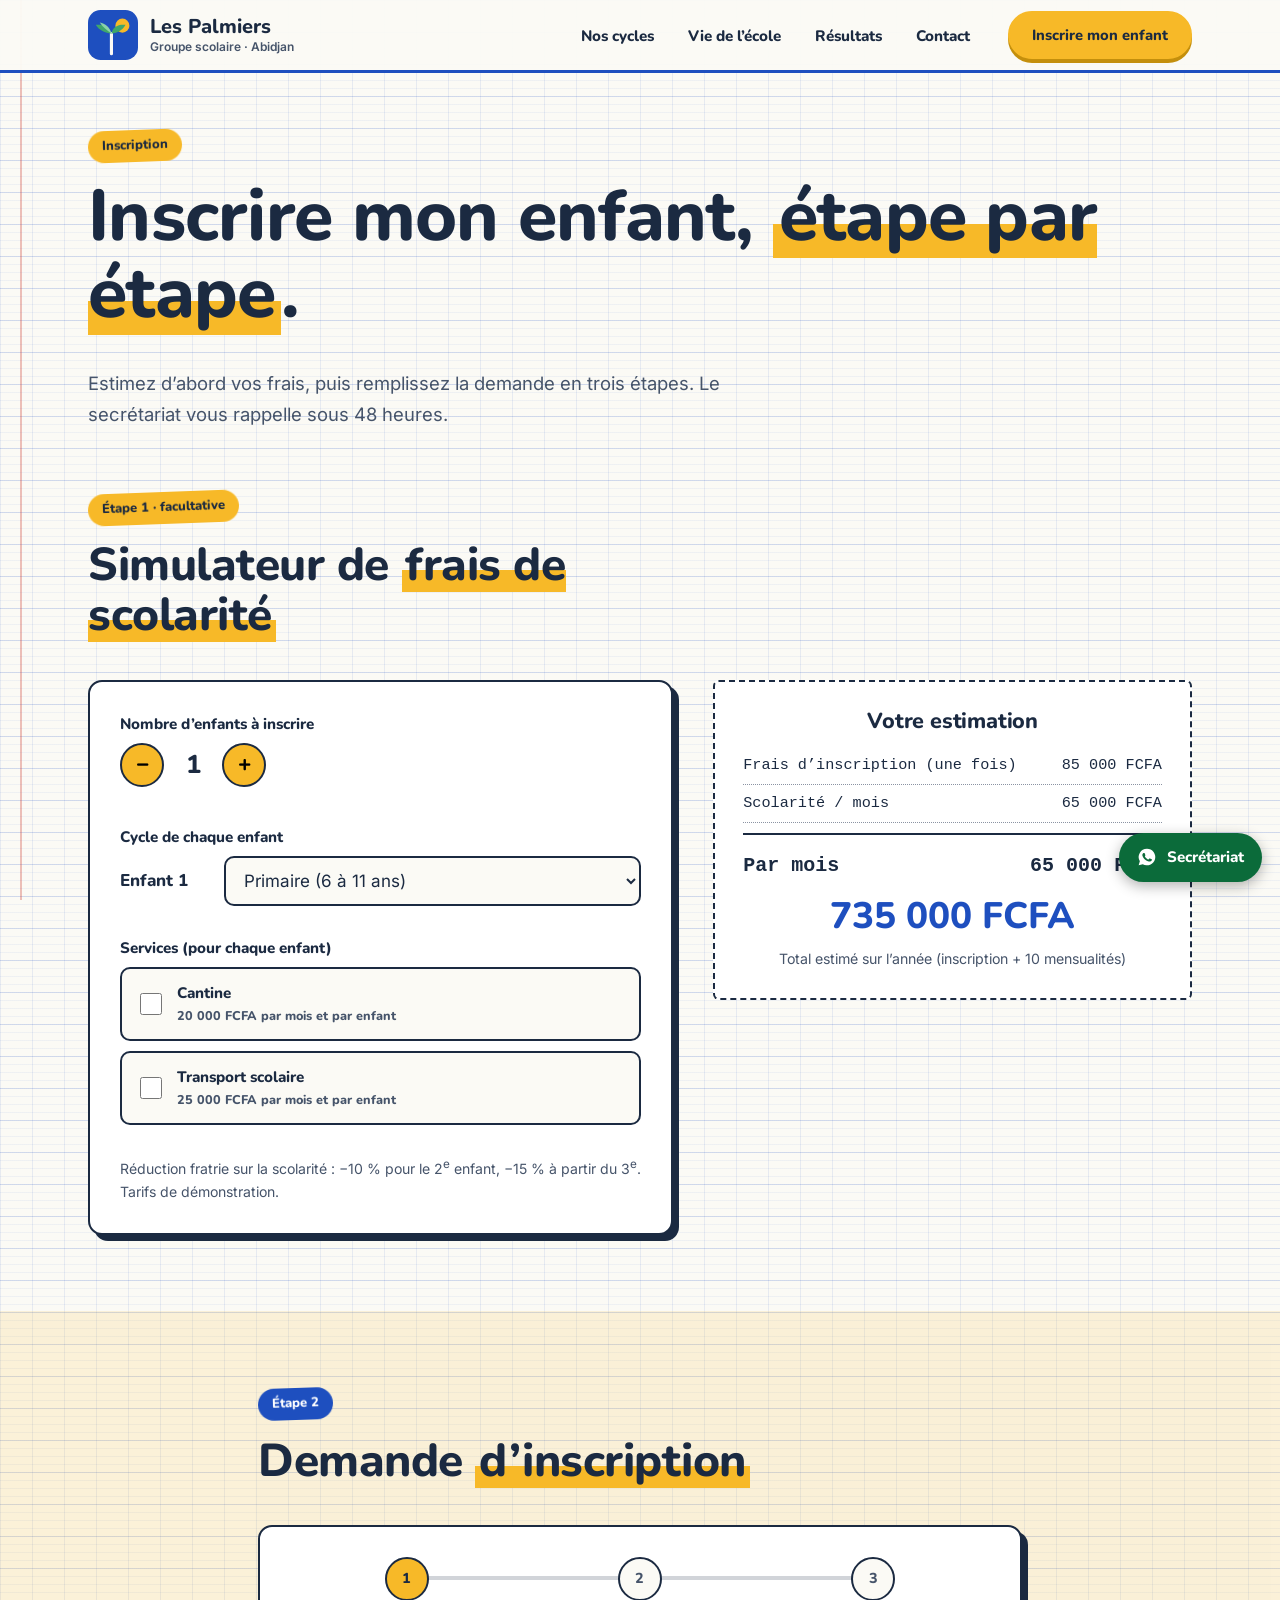
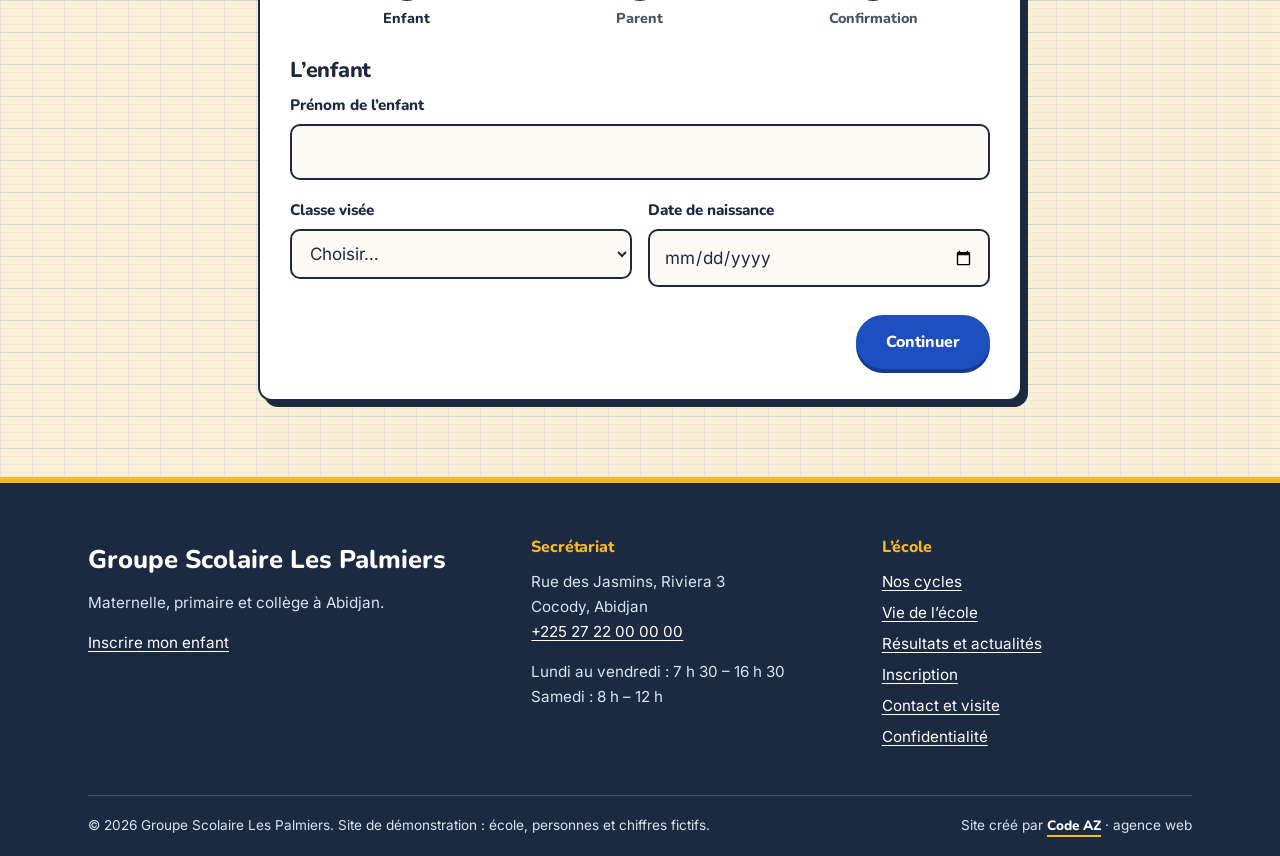
<file: inscription.html>
<!DOCTYPE html>
<html lang="fr">
<head>
<meta charset="utf-8">
<meta name="viewport" content="width=device-width, initial-scale=1">
<title>Inscription et simulateur de frais · Les Palmiers</title>
<meta name="description" content="Calculez vos frais de scolarité en FCFA avec la réduction fratrie, puis inscrivez votre enfant en 3 étapes au Groupe Scolaire Les Palmiers.">
<meta name="theme-color" content="#1E4FBF">
<link rel="icon" href="favicon.svg" type="image/svg+xml">
<link rel="preload" href="fonts/nunito-latin-800-normal.woff2" as="font" type="font/woff2" crossorigin>
<link rel="preload" href="fonts/inter-latin-400-normal.woff2" as="font" type="font/woff2" crossorigin>
<link rel="stylesheet" href="css/style.css">
</head>
<body>
<a class="skip" href="#contenu">Aller au contenu</a>
<header class="site-header"><div class="header-in">
<a class="brand" href="index.html" aria-label="Groupe Scolaire Les Palmiers, accueil"><svg viewBox="0 0 64 64" aria-hidden="true"><rect width="64" height="64" rx="16" fill="#1E4FBF"/><circle cx="44" cy="20" r="9" fill="#F7B928"/><path d="M30 56V30" stroke="#FBFAF5" stroke-width="4" stroke-linecap="round"/><path d="M30 30C22 30 14 26 10 19c9-1 17 2 20 11z" fill="#3FA66B"/><path d="M30 30c8 0 14-4 18-11-9-1-16 2-18 11z" fill="#3FA66B"/><path d="M30 30c-2-8-8-13-15-14 4 6 9 10 15 14z" fill="#8BD3A8"/></svg><span><strong>Les Palmiers</strong><small>Groupe scolaire · Abidjan</small></span></a>
<button class="menu-btn" aria-expanded="false" aria-controls="nav">Menu</button>
<nav class="nav" id="nav" aria-label="Navigation principale"><ul><li><a href="cycles.html">Nos cycles</a></li><li><a href="vie-ecole.html">Vie de l’école</a></li><li><a href="resultats.html">Résultats</a></li><li><a href="contact.html">Contact</a></li></ul><a class="btn sun small" href="inscription.html">Inscrire mon enfant</a></nav>
</div></header>
<main id="contenu">
<div class="page-title"><div class="wrap"><span class="tag ">Inscription</span><h1>Inscrire mon enfant, <mark>étape par étape</mark>.</h1><p class="lead">Estimez d’abord vos frais, puis remplissez la demande en trois étapes. Le secrétariat vous rappelle sous 48 heures.</p></div></div>

<section id="simulateur" style="padding-top:20px"><div class="wrap">
<div class="sec-head"><span class="tag">Étape 1 · facultative</span><h2>Simulateur de <mark>frais de scolarité</mark></h2></div>
<div class="sim" id="sim">
<div class="panel">
<fieldset><legend>Nombre d’enfants à inscrire</legend>
<div class="stepper"><button type="button" id="minus" aria-label="Retirer un enfant">−</button><output id="sim-count" aria-live="polite">1</output><button type="button" id="plus" aria-label="Ajouter un enfant">+</button></div></fieldset>
<fieldset><legend>Cycle de chaque enfant</legend><div id="children"></div></fieldset>
<fieldset><legend>Services (pour chaque enfant)</legend>
<label class="opt"><input type="checkbox" id="cantine"><span><b>Cantine</b><small>20 000 FCFA par mois et par enfant</small></span></label>
<label class="opt"><input type="checkbox" id="transport"><span><b>Transport scolaire</b><small>25 000 FCFA par mois et par enfant</small></span></label></fieldset>
<p style="font-size:.88rem;color:var(--muted);margin:0">Réduction fratrie sur la scolarité : −10 % pour le 2<sup>e</sup> enfant, −15 % à partir du 3<sup>e</sup>. Tarifs de démonstration.</p>
</div>
<aside class="receipt" aria-live="polite"><h3>Votre estimation</h3><div id="receipt-body"></div></aside>
</div></div></section>

<section class="soft" id="formulaire"><div class="wrap" style="max-width:820px">
<div class="sec-head"><span class="tag b">Étape 2</span><h2>Demande <mark>d’inscription</mark></h2></div>
<form class="panel" id="reg" novalidate aria-label="Demande d’inscription">
<ol class="progress" aria-label="Progression"><li data-n="1" class="on" aria-current="step">Enfant</li><li data-n="2">Parent</li><li data-n="3">Confirmation</li></ol>
<div class="step on"><h3>L’enfant</h3>
<label for="r-prenom">Prénom de l’enfant</label><input id="r-prenom" type="text" autocomplete="off" required><p class="err" data-err-for="r-prenom">Indiquez le prénom.</p>
<div class="row2"><div><label for="r-classe">Classe visée</label><select id="r-classe" required><option value="">Choisir…</option><option>Petite section</option><option>Moyenne section</option><option>Grande section</option><option>CP1</option><option>CP2</option><option>CE1</option><option>CE2</option><option>CM1</option><option>CM2</option><option>6e</option><option>5e</option><option>4e</option><option>3e</option></select><p class="err" data-err-for="r-classe">Choisissez une classe.</p></div>
<div><label for="r-naiss">Date de naissance</label><input id="r-naiss" type="date" required><p class="err" data-err-for="r-naiss">Indiquez la date de naissance.</p></div></div>
<div class="nav-btns"><span></span><button type="button" class="btn" data-next>Continuer</button></div></div>
<div class="step"><h3>Le parent</h3>
<label for="r-parent">Nom et prénom du parent</label><input id="r-parent" type="text" autocomplete="name" required><p class="err" data-err-for="r-parent">Indiquez votre nom.</p>
<label for="r-tel">Téléphone (WhatsApp de préférence)</label><input id="r-tel" type="tel" autocomplete="tel" placeholder="+225 07 00 00 00 00" required><p class="err" data-err-for="r-tel">Indiquez un numéro valide.</p>
<div class="nav-btns"><button type="button" class="btn line" data-prev>Retour</button><button type="button" class="btn" data-next>Continuer</button></div></div>
<div class="step"><h3>Confirmation</h3>
<ul class="recap" id="recap"></ul>
<p class="privacy"><strong>Qui reçoit ces informations ?</strong> Uniquement le secrétariat du Groupe Scolaire Les Palmiers, pour traiter votre demande et vous rappeler. Rien n’est transmis à des tiers. <a href="confidentialite.html">Politique de confidentialité</a>.</p>
<div class="check"><input id="r-ok" type="checkbox" required><label for="r-ok">J’accepte que l’école utilise ces informations pour traiter ma demande d’inscription.</label></div><p class="err" data-err-for="r-ok">Le consentement est nécessaire.</p>
<div class="nav-btns"><button type="button" class="btn line" data-prev>Retour</button><button type="submit" class="btn sun">Envoyer ma demande</button></div></div>
<div class="ok" role="status"><span class="pen">Demande reçue !</span><p>Dossier n° <strong id="dossier"></strong></p><p>Le secrétariat vous rappelle sous 48 heures pour la suite : pièces à fournir et rendez-vous.</p><p style="font-size:.88rem;color:var(--muted)">Démonstration : aucune donnée n’a été envoyée.</p></div>
</form></div></section>
</main>
<footer class="site-footer"><div class="wrap">
<div class="foot-grid">
<div><p class="foot-brand">Groupe Scolaire Les Palmiers</p><p>Maternelle, primaire et collège à Abidjan.</p><p><a href="inscription.html">Inscrire mon enfant</a></p></div>
<div><h2>Secrétariat</h2><p>Rue des Jasmins, Riviera 3<br>Cocody, Abidjan<br><a href="tel:+22527220000000">+225 27 22 00 00 00</a></p><p>Lundi au vendredi : 7 h 30 – 16 h 30<br>Samedi : 8 h – 12 h</p></div>
<div><h2>L’école</h2><ul><li><a href="cycles.html">Nos cycles</a></li><li><a href="vie-ecole.html">Vie de l’école</a></li><li><a href="resultats.html">Résultats et actualités</a></li><li><a href="inscription.html">Inscription</a></li><li><a href="contact.html">Contact et visite</a></li><li><a href="confidentialite.html">Confidentialité</a></li></ul></div>
</div>
<div class="legal"><span>© 2026 Groupe Scolaire Les Palmiers. Site de démonstration : école, personnes et chiffres fictifs.</span>
<span class="signature">Site créé par <a href="https://agnissanisaac.com" rel="noopener">Code AZ</a> · agence web</span></div>
</div></footer>
<a class="wa" href="https://wa.me/2250700000000?text=Bonjour%2C%20je%20souhaite%20des%20informations%20sur%20les%20inscriptions." rel="noopener" aria-label="Écrire au secrétariat sur WhatsApp"><svg viewBox="0 0 24 24" fill="currentColor" aria-hidden="true"><path d="M12 2a10 10 0 0 0-8.6 15.1L2 22l5-1.3A10 10 0 1 0 12 2zm5.3 14.2c-.2.6-1.3 1.2-1.8 1.2-.5.1-1 .2-3.3-.7-2.8-1.2-4.6-4-4.7-4.2-.1-.2-1.1-1.5-1.1-2.8s.7-2 1-2.3c.2-.3.5-.3.7-.3h.5c.2 0 .4 0 .6.5l.8 2c.1.2.1.4 0 .5l-.4.6c-.1.2-.3.3-.1.6.2.3.8 1.3 1.7 2.1 1.1 1 2.1 1.3 2.4 1.5.3.1.4.1.6-.1l.8-1c.2-.3.4-.2.6-.1l1.9.9c.3.1.5.2.5.3.1.2.1.8-.1 1.4z"/></svg><span>Secrétariat</span></a>
<script src="js/main.js" defer></script>
</body>
</html>
</file>
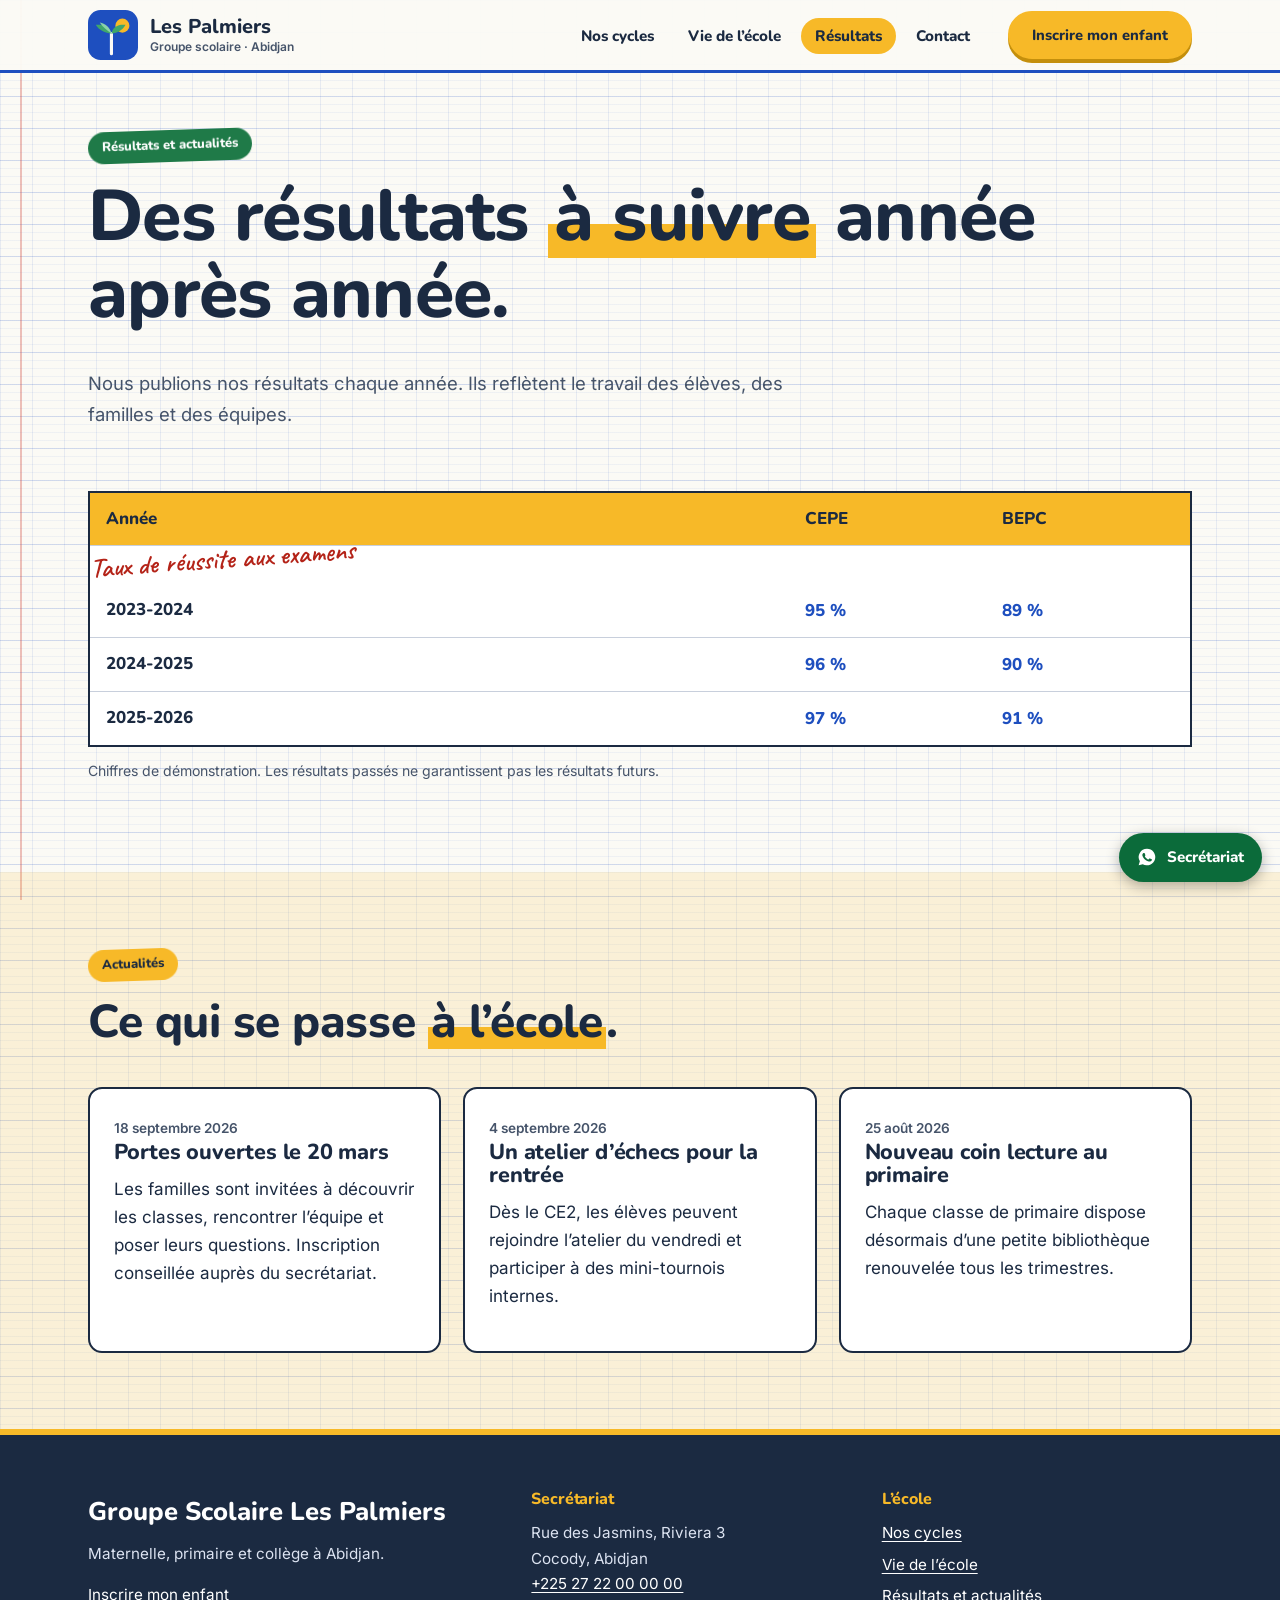
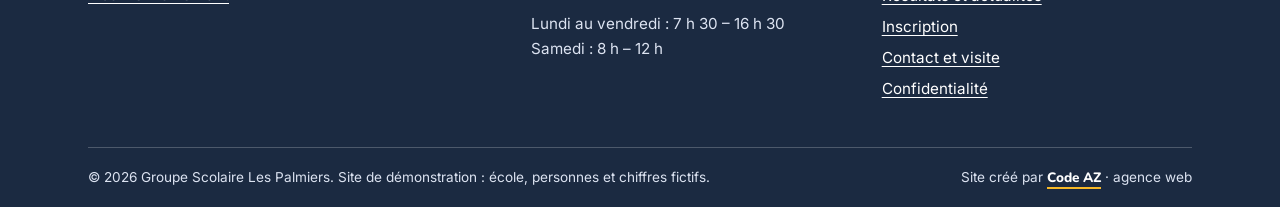
<file: resultats.html>
<!DOCTYPE html>
<html lang="fr">
<head>
<meta charset="utf-8">
<meta name="viewport" content="width=device-width, initial-scale=1">
<title>Résultats et actualités · Les Palmiers</title>
<meta name="description" content="Résultats aux examens du CEPE et du BEPC sur trois ans et actualités du Groupe Scolaire Les Palmiers à Abidjan.">
<meta name="theme-color" content="#1E4FBF">
<link rel="icon" href="favicon.svg" type="image/svg+xml">
<link rel="preload" href="fonts/nunito-latin-800-normal.woff2" as="font" type="font/woff2" crossorigin>
<link rel="preload" href="fonts/inter-latin-400-normal.woff2" as="font" type="font/woff2" crossorigin>
<link rel="stylesheet" href="css/style.css">
</head>
<body>
<a class="skip" href="#contenu">Aller au contenu</a>
<header class="site-header"><div class="header-in">
<a class="brand" href="index.html" aria-label="Groupe Scolaire Les Palmiers, accueil"><svg viewBox="0 0 64 64" aria-hidden="true"><rect width="64" height="64" rx="16" fill="#1E4FBF"/><circle cx="44" cy="20" r="9" fill="#F7B928"/><path d="M30 56V30" stroke="#FBFAF5" stroke-width="4" stroke-linecap="round"/><path d="M30 30C22 30 14 26 10 19c9-1 17 2 20 11z" fill="#3FA66B"/><path d="M30 30c8 0 14-4 18-11-9-1-16 2-18 11z" fill="#3FA66B"/><path d="M30 30c-2-8-8-13-15-14 4 6 9 10 15 14z" fill="#8BD3A8"/></svg><span><strong>Les Palmiers</strong><small>Groupe scolaire · Abidjan</small></span></a>
<button class="menu-btn" aria-expanded="false" aria-controls="nav">Menu</button>
<nav class="nav" id="nav" aria-label="Navigation principale"><ul><li><a href="cycles.html">Nos cycles</a></li><li><a href="vie-ecole.html">Vie de l’école</a></li><li><a href="resultats.html" aria-current="page">Résultats</a></li><li><a href="contact.html">Contact</a></li></ul><a class="btn sun small" href="inscription.html">Inscrire mon enfant</a></nav>
</div></header>
<main id="contenu">
<div class="page-title"><div class="wrap"><span class="tag g">Résultats et actualités</span><h1>Des résultats <mark>à suivre</mark> année après année.</h1><p class="lead">Nous publions nos résultats chaque année. Ils reflètent le travail des élèves, des familles et des équipes.</p></div></div>

<section style="padding-top:20px"><div class="wrap">
<table><caption class="pen" style="text-align:left;padding:0 0 10px;caption-side:top">Taux de réussite aux examens</caption>
<thead><tr><th scope="col">Année</th><th scope="col">CEPE</th><th scope="col">BEPC</th></tr></thead>
<tbody><tr><th scope="row" style="background:#fff">2023-2024</th><td><strong>95 %</strong></td><td><strong>89 %</strong></td></tr>
<tr><th scope="row" style="background:#fff">2024-2025</th><td><strong>96 %</strong></td><td><strong>90 %</strong></td></tr>
<tr><th scope="row" style="background:#fff">2025-2026</th><td><strong>97 %</strong></td><td><strong>91 %</strong></td></tr></tbody></table>
<p style="margin-top:12px;font-size:.88rem;color:var(--muted)">Chiffres de démonstration. Les résultats passés ne garantissent pas les résultats futurs.</p>
</div></section>

<section class="soft"><div class="wrap">
<div class="sec-head"><span class="tag">Actualités</span><h2>Ce qui se passe <mark>à l’école</mark>.</h2></div>
<div class="news">
<article><time datetime="2026-09-18">18 septembre 2026</time><h3>Portes ouvertes le 20 mars</h3><p>Les familles sont invitées à découvrir les classes, rencontrer l’équipe et poser leurs questions. Inscription conseillée auprès du secrétariat.</p></article>
<article><time datetime="2026-09-04">4 septembre 2026</time><h3>Un atelier d’échecs pour la rentrée</h3><p>Dès le CE2, les élèves peuvent rejoindre l’atelier du vendredi et participer à des mini-tournois internes.</p></article>
<article><time datetime="2026-08-25">25 août 2026</time><h3>Nouveau coin lecture au primaire</h3><p>Chaque classe de primaire dispose désormais d’une petite bibliothèque renouvelée tous les trimestres.</p></article>
</div></div></section>
</main>
<footer class="site-footer"><div class="wrap">
<div class="foot-grid">
<div><p class="foot-brand">Groupe Scolaire Les Palmiers</p><p>Maternelle, primaire et collège à Abidjan.</p><p><a href="inscription.html">Inscrire mon enfant</a></p></div>
<div><h2>Secrétariat</h2><p>Rue des Jasmins, Riviera 3<br>Cocody, Abidjan<br><a href="tel:+22527220000000">+225 27 22 00 00 00</a></p><p>Lundi au vendredi : 7 h 30 – 16 h 30<br>Samedi : 8 h – 12 h</p></div>
<div><h2>L’école</h2><ul><li><a href="cycles.html">Nos cycles</a></li><li><a href="vie-ecole.html">Vie de l’école</a></li><li><a href="resultats.html">Résultats et actualités</a></li><li><a href="inscription.html">Inscription</a></li><li><a href="contact.html">Contact et visite</a></li><li><a href="confidentialite.html">Confidentialité</a></li></ul></div>
</div>
<div class="legal"><span>© 2026 Groupe Scolaire Les Palmiers. Site de démonstration : école, personnes et chiffres fictifs.</span>
<span class="signature">Site créé par <a href="https://agnissanisaac.com" rel="noopener">Code AZ</a> · agence web</span></div>
</div></footer>
<a class="wa" href="https://wa.me/2250700000000?text=Bonjour%2C%20je%20souhaite%20des%20informations%20sur%20les%20inscriptions." rel="noopener" aria-label="Écrire au secrétariat sur WhatsApp"><svg viewBox="0 0 24 24" fill="currentColor" aria-hidden="true"><path d="M12 2a10 10 0 0 0-8.6 15.1L2 22l5-1.3A10 10 0 1 0 12 2zm5.3 14.2c-.2.6-1.3 1.2-1.8 1.2-.5.1-1 .2-3.3-.7-2.8-1.2-4.6-4-4.7-4.2-.1-.2-1.1-1.5-1.1-2.8s.7-2 1-2.3c.2-.3.5-.3.7-.3h.5c.2 0 .4 0 .6.5l.8 2c.1.2.1.4 0 .5l-.4.6c-.1.2-.3.3-.1.6.2.3.8 1.3 1.7 2.1 1.1 1 2.1 1.3 2.4 1.5.3.1.4.1.6-.1l.8-1c.2-.3.4-.2.6-.1l1.9.9c.3.1.5.2.5.3.1.2.1.8-.1 1.4z"/></svg><span>Secrétariat</span></a>
<script src="js/main.js" defer></script>
</body>
</html>
</file>
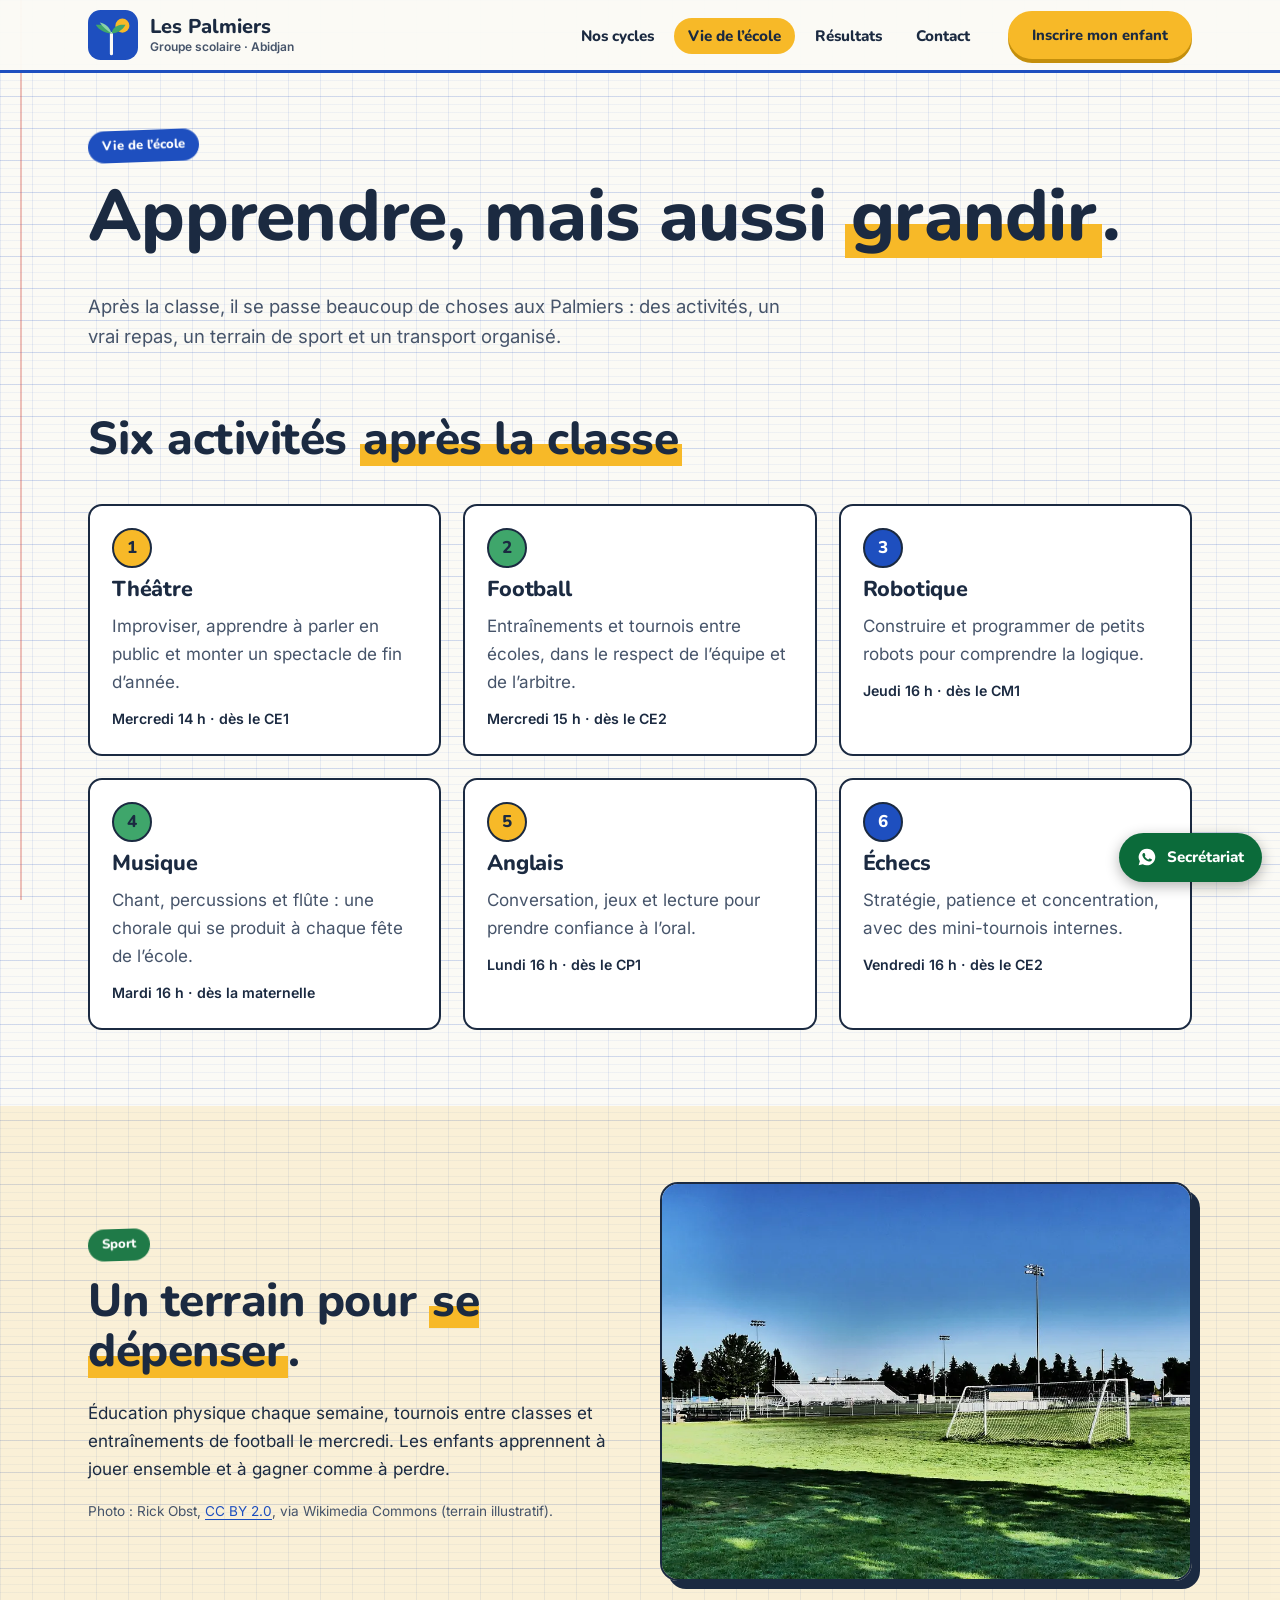
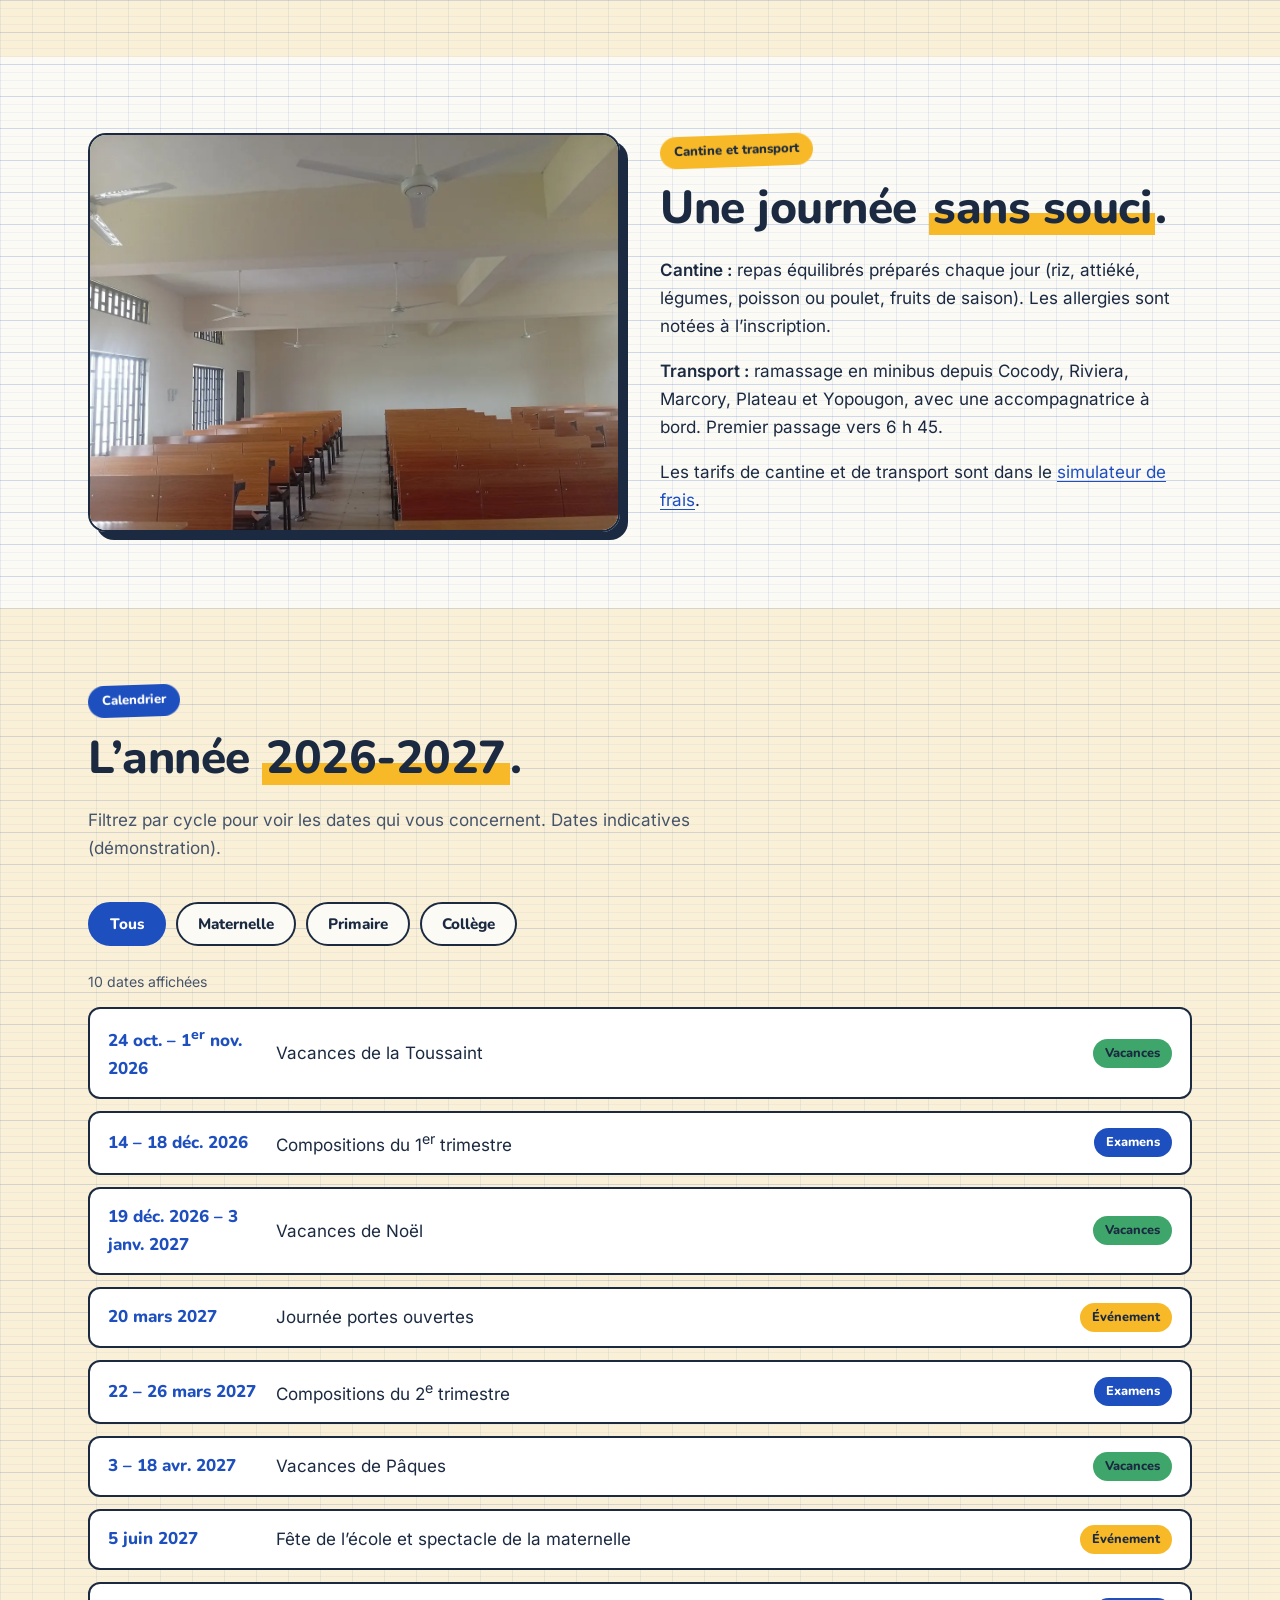
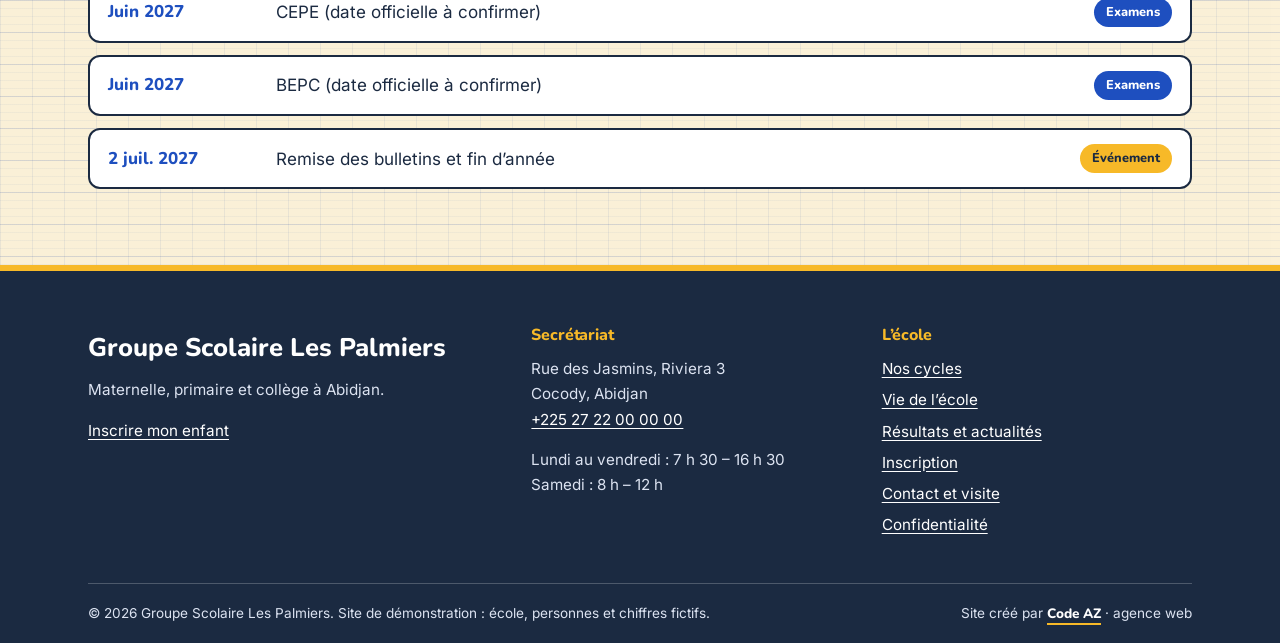
<file: vie-ecole.html>
<!DOCTYPE html>
<html lang="fr">
<head>
<meta charset="utf-8">
<meta name="viewport" content="width=device-width, initial-scale=1">
<title>Vie de l’école · Activités, cantine, transport · Les Palmiers</title>
<meta name="description" content="Activités, cantine, transport scolaire, sport et calendrier de l’année au Groupe Scolaire Les Palmiers à Abidjan.">
<meta name="theme-color" content="#1E4FBF">
<link rel="icon" href="favicon.svg" type="image/svg+xml">
<link rel="preload" href="fonts/nunito-latin-800-normal.woff2" as="font" type="font/woff2" crossorigin>
<link rel="preload" href="fonts/inter-latin-400-normal.woff2" as="font" type="font/woff2" crossorigin>
<link rel="stylesheet" href="css/style.css">
</head>
<body>
<a class="skip" href="#contenu">Aller au contenu</a>
<header class="site-header"><div class="header-in">
<a class="brand" href="index.html" aria-label="Groupe Scolaire Les Palmiers, accueil"><svg viewBox="0 0 64 64" aria-hidden="true"><rect width="64" height="64" rx="16" fill="#1E4FBF"/><circle cx="44" cy="20" r="9" fill="#F7B928"/><path d="M30 56V30" stroke="#FBFAF5" stroke-width="4" stroke-linecap="round"/><path d="M30 30C22 30 14 26 10 19c9-1 17 2 20 11z" fill="#3FA66B"/><path d="M30 30c8 0 14-4 18-11-9-1-16 2-18 11z" fill="#3FA66B"/><path d="M30 30c-2-8-8-13-15-14 4 6 9 10 15 14z" fill="#8BD3A8"/></svg><span><strong>Les Palmiers</strong><small>Groupe scolaire · Abidjan</small></span></a>
<button class="menu-btn" aria-expanded="false" aria-controls="nav">Menu</button>
<nav class="nav" id="nav" aria-label="Navigation principale"><ul><li><a href="cycles.html">Nos cycles</a></li><li><a href="vie-ecole.html" aria-current="page">Vie de l’école</a></li><li><a href="resultats.html">Résultats</a></li><li><a href="contact.html">Contact</a></li></ul><a class="btn sun small" href="inscription.html">Inscrire mon enfant</a></nav>
</div></header>
<main id="contenu">
<div class="page-title"><div class="wrap"><span class="tag b">Vie de l’école</span><h1>Apprendre, mais aussi <mark>grandir</mark>.</h1><p class="lead">Après la classe, il se passe beaucoup de choses aux Palmiers : des activités, un vrai repas, un terrain de sport et un transport organisé.</p></div></div>

<section style="padding-top:20px"><div class="wrap"><div class="sec-head"><h2>Six activités <mark>après la classe</mark></h2></div>
<div class="acts">
<article class="act"><span class="n">1</span><h3>Théâtre</h3><p>Improviser, apprendre à parler en public et monter un spectacle de fin d’année.</p><small>Mercredi 14 h · dès le CE1</small></article>
<article class="act"><span class="n">2</span><h3>Football</h3><p>Entraînements et tournois entre écoles, dans le respect de l’équipe et de l’arbitre.</p><small>Mercredi 15 h · dès le CE2</small></article>
<article class="act"><span class="n">3</span><h3>Robotique</h3><p>Construire et programmer de petits robots pour comprendre la logique.</p><small>Jeudi 16 h · dès le CM1</small></article>
<article class="act"><span class="n">4</span><h3>Musique</h3><p>Chant, percussions et flûte : une chorale qui se produit à chaque fête de l’école.</p><small>Mardi 16 h · dès la maternelle</small></article>
<article class="act"><span class="n">5</span><h3>Anglais</h3><p>Conversation, jeux et lecture pour prendre confiance à l’oral.</p><small>Lundi 16 h · dès le CP1</small></article>
<article class="act"><span class="n">6</span><h3>Échecs</h3><p>Stratégie, patience et concentration, avec des mini-tournois internes.</p><small>Vendredi 16 h · dès le CE2</small></article>
</div></div></section>

<section class="soft"><div class="wrap duo">
<div><span class="tag g">Sport</span><h2>Un terrain pour <mark>se dépenser</mark>.</h2><p>Éducation physique chaque semaine, tournois entre classes et entraînements de football le mercredi. Les enfants apprennent à jouer ensemble et à gagner comme à perdre.</p><p style="font-size:.85rem;color:var(--muted)">Photo : Rick Obst, <a href="https://creativecommons.org/licenses/by/2.0/" rel="noopener">CC BY 2.0</a>, via Wikimedia Commons (terrain illustratif).</p></div>
<img src="img/terrain.webp" width="1200" height="675" alt="Terrain de football en herbe avec des buts, sous un ciel bleu" loading="lazy">
</div></section>

<section><div class="wrap duo">
<img src="img/classe.webp" width="1200" height="904" alt="Grande salle de classe lumineuse avec des rangées de bancs en bois et des ventilateurs au plafond" loading="lazy">
<div><span class="tag">Cantine et transport</span><h2>Une journée <mark>sans souci</mark>.</h2>
<p><strong>Cantine :</strong> repas équilibrés préparés chaque jour (riz, attiéké, légumes, poisson ou poulet, fruits de saison). Les allergies sont notées à l’inscription.</p>
<p><strong>Transport :</strong> ramassage en minibus depuis Cocody, Riviera, Marcory, Plateau et Yopougon, avec une accompagnatrice à bord. Premier passage vers 6 h 45.</p>
<p>Les tarifs de cantine et de transport sont dans le <a href="inscription.html#simulateur">simulateur de frais</a>.</p></div>
</div></section>

<section class="soft" id="calendrier"><div class="wrap">
<div class="sec-head"><span class="tag b">Calendrier</span><h2>L’année <mark>2026-2027</mark>.</h2><p>Filtrez par cycle pour voir les dates qui vous concernent. Dates indicatives (démonstration).</p></div>
<div class="chips" role="group" aria-label="Filtrer par cycle">
<button type="button" data-cycle="all" aria-pressed="true">Tous</button><button type="button" data-cycle="m" aria-pressed="false">Maternelle</button><button type="button" data-cycle="p" aria-pressed="false">Primaire</button><button type="button" data-cycle="c" aria-pressed="false">Collège</button></div>
<p id="cal-count" role="status" style="font-size:.88rem;color:var(--muted)">10 dates affichées</p>
<ul class="cal">
<li data-type="vac" data-cycles="m p c"><time>24 oct. – 1<sup>er</sup> nov. 2026</time><span>Vacances de la Toussaint</span><span class="k">Vacances</span></li>
<li data-type="exam" data-cycles="p c"><time>14 – 18 déc. 2026</time><span>Compositions du 1<sup>er</sup> trimestre</span><span class="k">Examens</span></li>
<li data-type="vac" data-cycles="m p c"><time>19 déc. 2026 – 3 janv. 2027</time><span>Vacances de Noël</span><span class="k">Vacances</span></li>
<li data-type="ev" data-cycles="m p c"><time>20 mars 2027</time><span>Journée portes ouvertes</span><span class="k">Événement</span></li>
<li data-type="exam" data-cycles="p c"><time>22 – 26 mars 2027</time><span>Compositions du 2<sup>e</sup> trimestre</span><span class="k">Examens</span></li>
<li data-type="vac" data-cycles="m p c"><time>3 – 18 avr. 2027</time><span>Vacances de Pâques</span><span class="k">Vacances</span></li>
<li data-type="ev" data-cycles="m"><time>5 juin 2027</time><span>Fête de l’école et spectacle de la maternelle</span><span class="k">Événement</span></li>
<li data-type="exam" data-cycles="p"><time>Juin 2027</time><span>CEPE (date officielle à confirmer)</span><span class="k">Examens</span></li>
<li data-type="exam" data-cycles="c"><time>Juin 2027</time><span>BEPC (date officielle à confirmer)</span><span class="k">Examens</span></li>
<li data-type="ev" data-cycles="m p c"><time>2 juil. 2027</time><span>Remise des bulletins et fin d’année</span><span class="k">Événement</span></li>
</ul></div></section>
</main>
<footer class="site-footer"><div class="wrap">
<div class="foot-grid">
<div><p class="foot-brand">Groupe Scolaire Les Palmiers</p><p>Maternelle, primaire et collège à Abidjan.</p><p><a href="inscription.html">Inscrire mon enfant</a></p></div>
<div><h2>Secrétariat</h2><p>Rue des Jasmins, Riviera 3<br>Cocody, Abidjan<br><a href="tel:+22527220000000">+225 27 22 00 00 00</a></p><p>Lundi au vendredi : 7 h 30 – 16 h 30<br>Samedi : 8 h – 12 h</p></div>
<div><h2>L’école</h2><ul><li><a href="cycles.html">Nos cycles</a></li><li><a href="vie-ecole.html">Vie de l’école</a></li><li><a href="resultats.html">Résultats et actualités</a></li><li><a href="inscription.html">Inscription</a></li><li><a href="contact.html">Contact et visite</a></li><li><a href="confidentialite.html">Confidentialité</a></li></ul></div>
</div>
<div class="legal"><span>© 2026 Groupe Scolaire Les Palmiers. Site de démonstration : école, personnes et chiffres fictifs.</span>
<span class="signature">Site créé par <a href="https://agnissanisaac.com" rel="noopener">Code AZ</a> · agence web</span></div>
</div></footer>
<a class="wa" href="https://wa.me/2250700000000?text=Bonjour%2C%20je%20souhaite%20des%20informations%20sur%20les%20inscriptions." rel="noopener" aria-label="Écrire au secrétariat sur WhatsApp"><svg viewBox="0 0 24 24" fill="currentColor" aria-hidden="true"><path d="M12 2a10 10 0 0 0-8.6 15.1L2 22l5-1.3A10 10 0 1 0 12 2zm5.3 14.2c-.2.6-1.3 1.2-1.8 1.2-.5.1-1 .2-3.3-.7-2.8-1.2-4.6-4-4.7-4.2-.1-.2-1.1-1.5-1.1-2.8s.7-2 1-2.3c.2-.3.5-.3.7-.3h.5c.2 0 .4 0 .6.5l.8 2c.1.2.1.4 0 .5l-.4.6c-.1.2-.3.3-.1.6.2.3.8 1.3 1.7 2.1 1.1 1 2.1 1.3 2.4 1.5.3.1.4.1.6-.1l.8-1c.2-.3.4-.2.6-.1l1.9.9c.3.1.5.2.5.3.1.2.1.8-.1 1.4z"/></svg><span>Secrétariat</span></a>
<script src="js/main.js" defer></script>
</body>
</html>
</file>
<file: css/style.css>
@font-face{font-family:Nunito;font-style:normal;font-weight:600;font-display:swap;src:url(../fonts/nunito-latin-600-normal.woff2) format("woff2")}
@font-face{font-family:Nunito;font-style:normal;font-weight:800;font-display:swap;src:url(../fonts/nunito-latin-800-normal.woff2) format("woff2")}
@font-face{font-family:Inter;font-style:normal;font-weight:400;font-display:swap;src:url(../fonts/inter-latin-400-normal.woff2) format("woff2")}
@font-face{font-family:Inter;font-style:normal;font-weight:600;font-display:swap;src:url(../fonts/inter-latin-600-normal.woff2) format("woff2")}
@font-face{font-family:Caveat;font-style:normal;font-weight:600;font-display:swap;src:url(../fonts/caveat-latin-600-normal.woff2) format("woff2")}

:root{
  --blue:#1E4FBF;--blue-d:#153A92;
  --sun:#F7B928;
  --green:#3FA66B;--green-d:#1F7A48;
  --paper:#FBFAF5;
  --ink:#1B2A41;
  --muted:#46546A;
  --pen:#B42318;
  --rule:rgba(30,79,191,.22);
  --head:Nunito,"Trebuchet MS",system-ui,sans-serif;
  --body:Inter,system-ui,-apple-system,"Segoe UI",Roboto,Arial,sans-serif;
  --hand:Caveat,"Segoe Print","Comic Sans MS",cursive;
  --max:1160px;
}
*{box-sizing:border-box}
html{scroll-behavior:smooth}
body{margin:0;font-family:var(--body);font-size:17px;line-height:1.65;color:var(--ink);background-color:var(--paper);
  background-image:linear-gradient(rgba(30,79,191,.15) 1px,transparent 1px),linear-gradient(rgba(30,79,191,.055) 1px,transparent 1px),linear-gradient(90deg,rgba(30,79,191,.09) 1px,transparent 1px);
  background-size:100% 32px,100% 8px,32px 100%}
body::before{content:"";position:fixed;top:0;bottom:0;left:max(20px,calc(50% - 620px));width:2px;background:rgba(200,50,40,.3);pointer-events:none;z-index:0}
img,svg{max-width:100%;display:block}
img{height:auto}
h1,h2,h3{font-family:var(--head);font-weight:800;line-height:1.08;margin:0 0 .5em;letter-spacing:-.01em;color:var(--ink)}
h1{font-size:clamp(2.5rem,5.6vw,4.6rem)}
h2{font-size:clamp(1.9rem,3.6vw,2.9rem)}
h3{font-size:1.35rem}
p{margin:0 0 1em}
a{color:var(--blue);text-underline-offset:3px}
a:hover{color:var(--blue-d)}
:focus-visible{outline:3px solid var(--blue);outline-offset:3px;border-radius:4px}
mark{background:linear-gradient(transparent 58%,var(--sun) 58%,var(--sun) 93%,transparent 93%);color:inherit;padding:0 .08em}
main,.site-footer,.site-header{position:relative;z-index:1}
.wrap{max-width:var(--max);margin:0 auto;padding:0 28px}
.skip{position:absolute;left:-999px;top:0;background:var(--blue);color:#fff;padding:10px 16px;z-index:100}
.skip:focus{left:8px;top:8px}
.pen{font-family:var(--hand);font-weight:600;font-size:1.7rem;color:var(--pen);line-height:1;display:inline-block;transform:rotate(-4deg)}
.tag{display:inline-block;font-weight:800;font-family:var(--head);font-size:.82rem;padding:5px 14px;border-radius:999px;background:var(--sun);color:var(--ink);transform:rotate(-2deg);margin-bottom:16px}
.tag.b{background:var(--blue);color:#fff}.tag.g{background:var(--green-d);color:#fff}

/* En-tête */
.site-header{background:rgba(251,250,245,.96);border-bottom:3px solid var(--blue);position:sticky;top:0;z-index:50}
.header-in{display:flex;align-items:center;justify-content:space-between;gap:20px;padding:10px 28px;max-width:var(--max);margin:0 auto}
.brand{display:flex;align-items:center;gap:12px;text-decoration:none;color:var(--ink);line-height:1.05}
.brand svg{width:50px;height:50px;flex:none}
.brand strong{font-family:var(--head);font-weight:800;font-size:1.25rem;display:block}
.brand small{font-size:.75rem;color:var(--muted);font-weight:600}
.nav{display:flex;align-items:center;gap:24px}
.nav ul{display:flex;gap:6px;list-style:none;margin:0;padding:0}
.nav ul a{text-decoration:none;color:var(--ink);font-family:var(--head);font-weight:800;font-size:.95rem;padding:8px 14px;border-radius:999px}
.nav ul a:hover{background:rgba(30,79,191,.1)}
.nav ul a[aria-current="page"]{background:var(--sun)}
.menu-btn{display:none;background:var(--blue);border:0;color:#fff;padding:10px 18px;font-family:var(--head);font-weight:800;border-radius:999px;cursor:pointer;font-size:.95rem}

.btn{display:inline-block;background:var(--blue);color:#fff;text-decoration:none;font-family:var(--head);font-weight:800;font-size:1rem;padding:14px 28px;border:2px solid var(--blue);border-radius:999px;cursor:pointer;box-shadow:0 4px 0 var(--blue-d);transition:transform .15s,box-shadow .15s}
.btn:hover{color:#fff;transform:translateY(2px);box-shadow:0 2px 0 var(--blue-d)}
.btn.sun{background:var(--sun);border-color:var(--sun);color:var(--ink);box-shadow:0 4px 0 #C48F0C}
.btn.sun:hover{color:var(--ink);box-shadow:0 2px 0 #C48F0C}
.btn.line{background:var(--paper);color:var(--blue);box-shadow:0 4px 0 rgba(30,79,191,.35)}
.btn.small{padding:10px 22px;font-size:.92rem}

/* Hero */
.hero{padding:56px 0 72px}
.hero-grid{display:grid;grid-template-columns:1.15fr .85fr;gap:48px;align-items:center}
.hero .lead{font-size:1.2rem;color:var(--muted);max-width:32em}
.hero-actions{display:flex;flex-wrap:wrap;gap:16px;margin-top:30px}
.hero-art{position:relative;padding:10px 10px 90px}
.taped{margin:0;background:#fff;padding:12px 12px 46px;box-shadow:0 10px 26px rgba(27,42,65,.22);transform:rotate(3deg);position:relative}
.taped img{width:100%;aspect-ratio:4/3;object-fit:cover}
.taped figcaption{position:absolute;bottom:10px;left:0;right:0;text-align:center;font-family:var(--hand);font-weight:600;font-size:1.4rem;color:var(--ink)}
.taped::before{content:"";position:absolute;top:-16px;left:50%;width:120px;height:32px;margin-left:-60px;background:rgba(247,185,40,.75);transform:rotate(-3deg)}
.note{position:absolute;left:-14px;bottom:0;max-width:260px;background:var(--blue);color:#fff;padding:18px 22px;border-radius:16px 16px 16px 4px;box-shadow:0 8px 0 var(--blue-d);transform:rotate(-2deg);font-family:var(--head);font-weight:800;line-height:1.25}
.note small{display:block;font-family:var(--body);font-weight:400;font-size:.88rem;margin-top:6px;color:#E6EDFF}

/* Bulletin (chiffres) */
.bulletin{padding:0 0 72px}
.sheet{background:var(--paper);border:2px solid var(--ink);border-radius:14px;position:relative;padding:32px 36px 32px 64px;box-shadow:8px 8px 0 var(--ink)}
.sheet::before{content:"";position:absolute;left:18px;top:14px;bottom:14px;width:20px;background:radial-gradient(circle,#CFC9B5 0 6px,transparent 7px) 0 0/20px 34px repeat-y}
.stats{display:grid;grid-template-columns:repeat(4,1fr);gap:24px;list-style:none;margin:0;padding:0}
.stats strong{display:block;font-family:var(--head);font-weight:800;font-size:clamp(2.4rem,4.2vw,3.6rem);line-height:1;color:var(--blue)}
.stats li:nth-child(2) strong{color:var(--green-d)}
.stats li:nth-child(3) strong{color:#9A6A00}
.stats span{font-size:.92rem;color:var(--muted);font-weight:600}
.sheet .pen{position:absolute;right:30px;top:-26px;background:var(--paper);padding:0 10px}

section{padding:76px 0}
.sec-head{max-width:640px;margin-bottom:40px}
.sec-head p{color:var(--muted)}
.band{background:var(--blue);color:#fff;background-image:none}
.band h2,.band h3{color:#fff}
.band a{color:#fff}
.soft{background:rgba(247,185,40,.14)}

/* Cycles */
.covers{display:grid;grid-template-columns:repeat(3,1fr);gap:26px}
.cover{background:#fff;border:2px solid var(--ink);border-radius:14px;padding:0;overflow:hidden;box-shadow:6px 6px 0 var(--ink);display:flex;flex-direction:column}
.cover .label{padding:22px 26px 18px;border-bottom:2px solid var(--ink)}
.cover.m .label{background:var(--sun)}
.cover.p .label{background:var(--blue);color:#fff}
.cover.p .label h3{color:#fff}
.cover.c .label{background:var(--green);color:var(--ink)}
.cover .label h3{margin:0;font-size:1.7rem}
.cover .label span{font-weight:600;font-size:.95rem}
.cover .body{padding:22px 26px 26px;flex:1;display:flex;flex-direction:column}
.cover ul{margin:0 0 18px;padding-left:1.2em}
.cover li{margin-bottom:4px}
.cover .body a{margin-top:auto;font-family:var(--head);font-weight:800}

/* Pourquoi */
.why{display:grid;grid-template-columns:repeat(4,1fr);gap:26px}
.why article{padding-top:6px}
.why .ico{width:64px;height:64px;border-radius:18px;background:var(--sun);display:grid;place-items:center;margin-bottom:16px;transform:rotate(-4deg)}
.why article:nth-child(2) .ico{background:var(--green);transform:rotate(3deg)}
.why article:nth-child(3) .ico{background:var(--blue);color:#fff;transform:rotate(-2deg)}
.why article:nth-child(4) .ico{background:#F5D67A;transform:rotate(4deg)}
.why .ico svg{width:34px;height:34px}
.why p{color:var(--muted);margin:0}

/* Journée type */
.day{list-style:none;margin:0;padding:0;display:grid;grid-template-columns:repeat(7,1fr);gap:10px}
.day li{background:#fff;border:2px solid var(--ink);border-top:10px solid var(--blue);border-radius:10px;padding:14px 12px 16px}
.day li:nth-child(even){border-top-color:var(--sun)}
.day li:nth-child(3n){border-top-color:var(--green)}
.day b{display:block;font-family:var(--head);font-weight:800;font-size:1.35rem;color:var(--blue)}
.day span{font-size:.92rem;line-height:1.35;display:block;color:var(--ink)}

/* Témoignages */
.quotes{display:grid;grid-template-columns:repeat(3,1fr);gap:26px}
.quote{background:#fff;border:2px solid var(--ink);border-radius:14px;padding:26px;position:relative}
.quote:nth-child(2){transform:rotate(1deg)}
.quote:nth-child(1){transform:rotate(-1deg)}
.quote p{font-size:1.02rem}
.quote footer{font-family:var(--head);font-weight:800}
.quote footer span{display:block;font-family:var(--body);font-weight:400;font-size:.88rem;color:var(--muted)}

/* Simulateur */
.sim{display:grid;grid-template-columns:1.1fr .9fr;gap:40px;align-items:start}
.panel{background:#fff;border:2px solid var(--ink);border-radius:14px;padding:30px;box-shadow:6px 6px 0 var(--ink)}
label,legend{font-family:var(--head);font-weight:800;font-size:.95rem;display:block;margin-bottom:6px;padding:0}
fieldset{border:0;margin:0 0 20px;padding:0}
input[type=text],input[type=tel],input[type=date],input[type=email],select,textarea{width:100%;font:inherit;padding:12px 14px;border:2px solid var(--ink);border-radius:10px;background:var(--paper);color:var(--ink);margin-bottom:18px}
input:focus,select:focus,textarea:focus{outline:3px solid var(--blue);outline-offset:1px}
.child-row{display:flex;gap:12px;align-items:center;margin-bottom:10px}
.child-row span{font-family:var(--head);font-weight:800;min-width:92px}
.child-row select{margin:0}
.stepper{display:flex;align-items:center;gap:14px;margin-bottom:18px}
.stepper button{width:44px;height:44px;border-radius:50%;border:2px solid var(--ink);background:var(--sun);font-family:var(--head);font-weight:800;font-size:1.4rem;cursor:pointer;line-height:1}
.stepper output{font-family:var(--head);font-weight:800;font-size:1.6rem;min-width:2ch;text-align:center}
.opt{display:flex;gap:12px;align-items:center;padding:12px 14px;border:2px solid var(--ink);border-radius:10px;margin-bottom:10px;cursor:pointer;background:var(--paper)}
.opt input{width:22px;height:22px;accent-color:var(--blue);flex:none}
.opt b{font-family:var(--head)}
.opt small{display:block;color:var(--muted)}
.receipt{background:#fff;border:2px dashed var(--ink);border-radius:6px;padding:28px;font-family:"Courier New",ui-monospace,monospace;position:sticky;top:96px}
.receipt h3{font-family:var(--head);text-align:center;margin-bottom:14px}
.receipt .ln{display:flex;justify-content:space-between;gap:12px;padding:6px 0;border-bottom:1px dotted #8b93a3;font-size:.95rem}
.receipt .ln.disc{color:var(--green-d)}
.receipt .tot{display:flex;justify-content:space-between;font-size:1.25rem;font-weight:700;padding:14px 0 4px;border-top:2px solid var(--ink);margin-top:10px}
.receipt .big{font-family:var(--head);font-weight:800;font-size:2.3rem;color:var(--blue);text-align:center;line-height:1.1;margin:10px 0}
.receipt small{display:block;text-align:center;color:var(--muted);font-family:var(--body);margin-top:10px}

/* Formulaire par étapes */
.progress{display:flex;gap:0;list-style:none;margin:0 0 28px;padding:0}
.progress li{flex:1;text-align:center;font-family:var(--head);font-weight:800;font-size:.9rem;position:relative;color:var(--muted)}
.progress li::before{content:attr(data-n);display:grid;place-items:center;width:40px;height:40px;border-radius:50%;background:var(--paper);border:2px solid var(--ink);margin:0 auto 6px;position:relative;z-index:1}
.progress li::after{content:"";position:absolute;top:19px;left:50%;width:100%;height:4px;background:var(--ink);opacity:.2}
.progress li:last-child::after{display:none}
.progress li.on{color:var(--ink)}
.progress li.on::before{background:var(--sun)}
.progress li.done::before{background:var(--green);content:"✓"}
.step{display:none}.step.on{display:block}
.row2{display:grid;grid-template-columns:1fr 1fr;gap:0 16px}
.check{display:flex;gap:12px;align-items:flex-start;margin:6px 0 20px}
.check input{width:22px;height:22px;margin:3px 0 0;flex:none;accent-color:var(--blue)}
.check label{font-family:var(--body);font-weight:400;font-size:.92rem;margin:0}
.err{color:#9B1C1C;font-weight:600;font-size:.88rem;margin:-12px 0 14px;display:none}
.err.show{display:block}
.privacy{background:rgba(247,185,40,.22);border-left:6px solid var(--sun);padding:14px 18px;border-radius:0 10px 10px 0;font-size:.92rem;margin-bottom:20px}
.recap{list-style:none;margin:0 0 20px;padding:0}
.recap li{display:flex;justify-content:space-between;gap:16px;padding:8px 0;border-bottom:1px dotted #8b93a3}
.nav-btns{display:flex;justify-content:space-between;gap:12px;margin-top:10px}
.ok{display:none;text-align:center;padding:20px 10px}
.ok.show{display:block}
.ok .pen{font-size:2.6rem;display:block;margin-bottom:10px}

/* Calendrier, activités */
.chips{display:flex;flex-wrap:wrap;gap:10px;margin-bottom:24px}
.chips button{font-family:var(--head);font-weight:800;font-size:.95rem;padding:10px 20px;border-radius:999px;border:2px solid var(--ink);background:var(--paper);cursor:pointer;color:var(--ink)}
.chips button[aria-pressed="true"]{background:var(--blue);color:#fff;border-color:var(--blue)}
.cal{list-style:none;margin:0;padding:0;display:grid;gap:12px}
.cal li{display:grid;grid-template-columns:150px 1fr auto;gap:18px;align-items:center;background:#fff;border:2px solid var(--ink);border-radius:12px;padding:14px 18px}
.cal time{font-family:var(--head);font-weight:800;color:var(--blue)}
.cal .k{font-size:.8rem;font-weight:800;font-family:var(--head);padding:4px 12px;border-radius:999px;background:var(--sun)}
.cal li[data-type=vac] .k{background:var(--green);}
.cal li[data-type=exam] .k{background:var(--blue);color:#fff}
.acts{display:grid;grid-template-columns:repeat(3,1fr);gap:22px}
.act{background:#fff;border:2px solid var(--ink);border-radius:14px;padding:22px}
.act .n{display:inline-grid;place-items:center;width:40px;height:40px;border-radius:50%;background:var(--sun);font-family:var(--head);font-weight:800;margin-bottom:10px;border:2px solid var(--ink)}
.act:nth-child(even) .n{background:var(--green)}
.act:nth-child(3n) .n{background:var(--blue);color:#fff}
.act p{color:var(--muted);margin:0 0 8px}
.act small{font-weight:600;color:var(--ink)}
.duo{display:grid;grid-template-columns:1fr 1fr;gap:40px;align-items:center}
.duo img{border-radius:18px;border:2px solid var(--ink);box-shadow:8px 8px 0 var(--ink);width:100%;aspect-ratio:4/3;object-fit:cover}
table{width:100%;border-collapse:collapse;background:#fff;border:2px solid var(--ink)}
th,td{padding:12px 16px;text-align:left;border-bottom:1px solid #C8CFDC}
th{background:var(--sun);font-family:var(--head);font-weight:800}
td strong{font-family:var(--head);color:var(--blue)}
.news{display:grid;grid-template-columns:repeat(3,1fr);gap:22px}
.news article{background:#fff;border:2px solid var(--ink);border-radius:14px;padding:24px}
.news time{font-size:.85rem;font-weight:600;color:var(--muted)}

/* Visite */
.slots{display:flex;flex-wrap:wrap;gap:10px;margin-bottom:18px}
.slots label{margin:0}
.slots input{position:absolute;opacity:0}
.slots span{display:block;padding:10px 16px;border:2px solid var(--ink);border-radius:12px;font-weight:600;font-family:var(--head);cursor:pointer;background:var(--paper);font-size:.95rem}
.slots input:checked+span{background:var(--sun)}
.slots input:focus-visible+span{outline:3px solid var(--blue);outline-offset:2px}
.contact-grid{display:grid;grid-template-columns:1.1fr .9fr;gap:40px;align-items:start}
.info dt{font-family:var(--head);font-weight:800;margin-top:14px}
.info dd{margin:0}

.page-title{padding:56px 0 24px}
.page-title .lead{font-size:1.15rem;color:var(--muted);max-width:38em}
.prose{max-width:700px}.prose h2{font-size:1.7rem;margin-top:1.4em}

/* Bandeau inscriptions */
.cta{padding:64px 0}
.cta-in{display:grid;grid-template-columns:1.3fr .7fr;gap:30px;align-items:center}
.cta .date{font-family:var(--head);font-weight:800;font-size:clamp(2rem,4vw,3.2rem);color:var(--sun);line-height:1}

/* Pied de page */
.site-footer{background:var(--ink);color:#DCE3F1;padding:56px 0 0;font-size:.95rem;border-top:6px solid var(--sun)}
.foot-grid{display:grid;grid-template-columns:1.3fr 1fr 1fr;gap:40px;padding-bottom:40px}
.foot-brand{font-family:var(--head);font-weight:800;font-size:1.6rem;color:#fff;margin-bottom:8px}
.site-footer h2{font-size:1rem;color:var(--sun);margin-bottom:12px}
.site-footer a{color:#fff}
.site-footer ul{list-style:none;margin:0;padding:0}
.site-footer li{margin-bottom:6px}
.legal{border-top:1px solid rgba(255,255,255,.22);padding:18px 0;display:flex;flex-wrap:wrap;justify-content:space-between;gap:10px;font-size:.85rem}
.signature a{font-family:var(--head);font-weight:800;text-decoration:none;border-bottom:2px solid var(--sun)}
.wa{position:fixed;right:18px;bottom:18px;z-index:60;background:#0B6B3A;color:#fff;text-decoration:none;font-family:var(--head);font-weight:800;font-size:.95rem;padding:12px 18px;border-radius:40px;display:flex;align-items:center;gap:10px;box-shadow:0 4px 14px rgba(0,0,0,.3)}
.wa:hover{background:#08542D;color:#fff}
.wa svg{width:20px;height:20px}

@media (max-width:960px){
  body{font-size:16px}
  body::before{left:10px}
  .menu-btn{display:block}
  .nav{position:absolute;left:0;right:0;top:100%;background:var(--paper);border-bottom:3px solid var(--blue);flex-direction:column;align-items:stretch;padding:12px 28px 22px;display:none;gap:14px}
  .nav.open{display:flex}
  .nav ul{flex-direction:column}
  .nav ul a{display:block}
  .hero{padding:32px 0 48px}
  .hero-grid,.sim,.duo,.contact-grid,.cta-in{grid-template-columns:1fr;gap:34px}
  .hero-art{max-width:440px;margin:0 auto;width:100%}
  .stats{grid-template-columns:1fr 1fr}
  .covers,.why,.quotes,.acts,.news,.foot-grid{grid-template-columns:1fr}
  .why{grid-template-columns:1fr 1fr}
  .day{grid-template-columns:1fr 1fr}
  .quote:nth-child(n){transform:none}
  .sheet{padding:26px 22px 26px 50px}
  .cal li{grid-template-columns:1fr;gap:4px}
  .row2{grid-template-columns:1fr}
  .receipt{position:static}
  section{padding:52px 0}
  .wa span{display:none}.wa{padding:14px}
}
@media (max-width:520px){.why{grid-template-columns:1fr}.stats{grid-template-columns:1fr 1fr}.panel{padding:22px}.child-row{flex-wrap:wrap}}
@media (prefers-reduced-motion:reduce){html{scroll-behavior:auto}*{transition:none!important}}

[hidden]{display:none!important}
</file>
